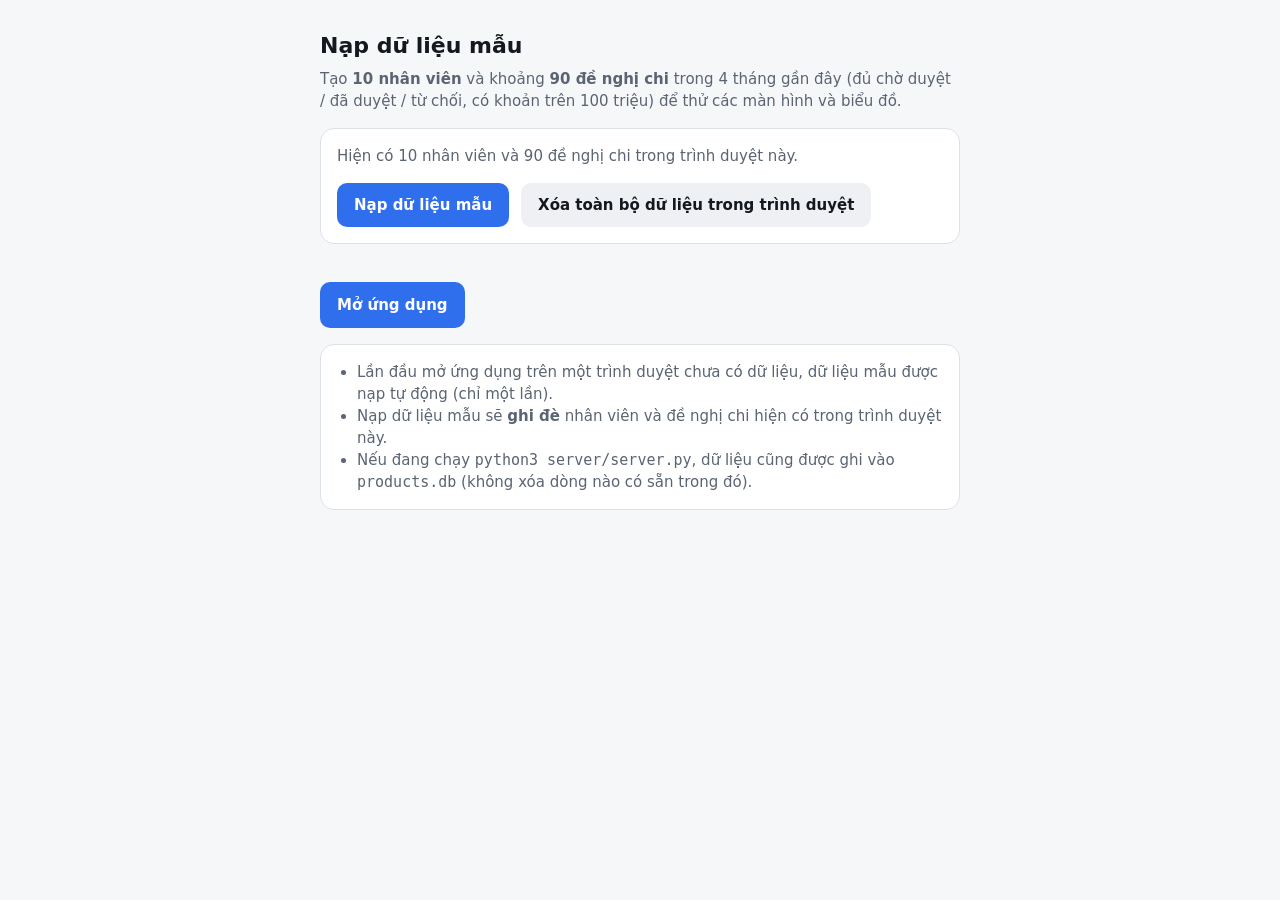
<file: du-lieu-mau/index.html>
<!doctype html>
<html lang="vi">
<head>
  <meta charset="utf-8">
  <meta name="viewport" content="width=device-width, initial-scale=1, viewport-fit=cover">
  <title>Nạp dữ liệu mẫu</title>
  <link rel="stylesheet" href="../trang-chu/css/tokens.css">
  <style>
    html { color-scheme: light dark; }
    body { margin: 0; background: var(--bg); color: var(--text); font-family: var(--font); font-size: 15px; line-height: 22px; }
    main { max-width: 640px; margin: 0 auto; padding: 32px 16px; }
    h1 { margin: 0 0 8px; font-size: 22px; line-height: 28px; }
    p { margin: 0 0 16px; color: var(--text-muted); }
    .card { padding: 16px; margin-bottom: 16px; background: var(--surface); border: 1px solid var(--border); border-radius: 14px; }
    .row { display: flex; flex-wrap: wrap; gap: 12px; }
    button, .link { display: inline-flex; align-items: center; justify-content: center; min-height: 44px; padding: 0 16px; font: inherit; font-weight: 600; border-radius: 10px; border: 1px solid transparent; cursor: pointer; text-decoration: none; }
    .primary { color: var(--primary-contrast); background: var(--primary); }
    .plain { color: var(--text); background: var(--surface-2); }
    button:focus-visible, .link:focus-visible { outline: 2px solid var(--primary); outline-offset: 2px; }
    #msg { min-height: 22px; margin: 0; color: var(--text); }
    ul { margin: 0; padding-left: 20px; color: var(--text-muted); }
  </style>
</head>
<body>
  <main>
    <h1>Nạp dữ liệu mẫu</h1>
    <p>Tạo <strong>10 nhân viên</strong> và khoảng <strong>90 đề nghị chi</strong> trong 4 tháng gần đây (đủ chờ duyệt / đã duyệt / từ chối, có khoản trên 100 triệu) để thử các màn hình và biểu đồ.</p>
    <div class="card">
      <p id="cur">Đang kiểm tra dữ liệu hiện có…</p>
      <div class="row">
        <button class="primary" id="load" type="button">Nạp dữ liệu mẫu</button>
        <button class="plain" id="clear" type="button">Xóa toàn bộ dữ liệu trong trình duyệt</button>
      </div>
    </div>
    <p id="msg" role="status" aria-live="polite"></p>
    <div class="row"><a class="link primary" id="go" href="../trang-chu/">Mở ứng dụng</a></div>
    <div class="card" style="margin-top:16px">
      <ul>
        <li>Lần đầu mở ứng dụng trên một trình duyệt chưa có dữ liệu, dữ liệu mẫu được nạp tự động (chỉ một lần).</li>
        <li>Nạp dữ liệu mẫu sẽ <strong>ghi đè</strong> nhân viên và đề nghị chi hiện có trong trình duyệt này.</li>
        <li>Nếu đang chạy <code>python3 server/server.py</code>, dữ liệu cũng được ghi vào <code>products.db</code> (không xóa dòng nào có sẵn trong đó).</li>
      </ul>
    </div>
  </main>
  <script src="../database/js/db-client.js"></script>
  <script src="sample-data.js"></script>
  <script>
    (function () {
      var K = DncSample.KEYS, $ = function (id) { return document.getElementById(id); };
      function count(key) { try { var d = JSON.parse(localStorage.getItem(key) || '[]'); return Array.isArray(d) ? d.length : 0; } catch (e) { return 0; } }
      function show() { $('cur').textContent = 'Hiện có ' + count(K.NV) + ' nhân viên và ' + count(K.DN) + ' đề nghị chi trong trình duyệt này.'; }
      function say(t) { $('msg').textContent = t; }
      $('load').addEventListener('click', async function () {
        if ((count(K.NV) || count(K.DN)) && !confirm('Ghi đè dữ liệu hiện có bằng dữ liệu mẫu?')) return;
        var d = DncSample.build();
        try { localStorage.setItem(K.NV, JSON.stringify(d.nhanVien)); localStorage.setItem(K.DN, JSON.stringify(d.deNghi)); localStorage.setItem('dnc:v1:ui:demo', '1'); }
        catch (e) { say('Không ghi được vào trình duyệt: ' + e.message); return; }
        show();
        var msg = 'Đã nạp ' + d.nhanVien.length + ' nhân viên và ' + d.deNghi.length + ' đề nghị chi.';
        var sync = DncDb.createSync({ client: DncDb.createClient({ base: new URL('../api/', document.baseURI).href }), storage: localStorage, doc: null, win: null, retryMs: 0 });
        await sync.reconcile(); var s = sync.getState();
        say(msg + (s.state === 'synced' ? ' Đã ghi vào products.db.' : ' (Chưa ghi vào products.db: máy chủ chưa chạy. Mở ứng dụng khi máy chủ chạy để tự đồng bộ.)'));
      });
      $('clear').addEventListener('click', function () {
        if (!confirm('Xóa nhân viên và đề nghị chi trong trình duyệt này? (products.db không bị xóa)')) return;
        localStorage.removeItem(K.NV); localStorage.removeItem(K.DN); show(); say('Đã xóa dữ liệu trong trình duyệt.');
      });
      show();
    })();
  </script>
</body>
</html>
</file>
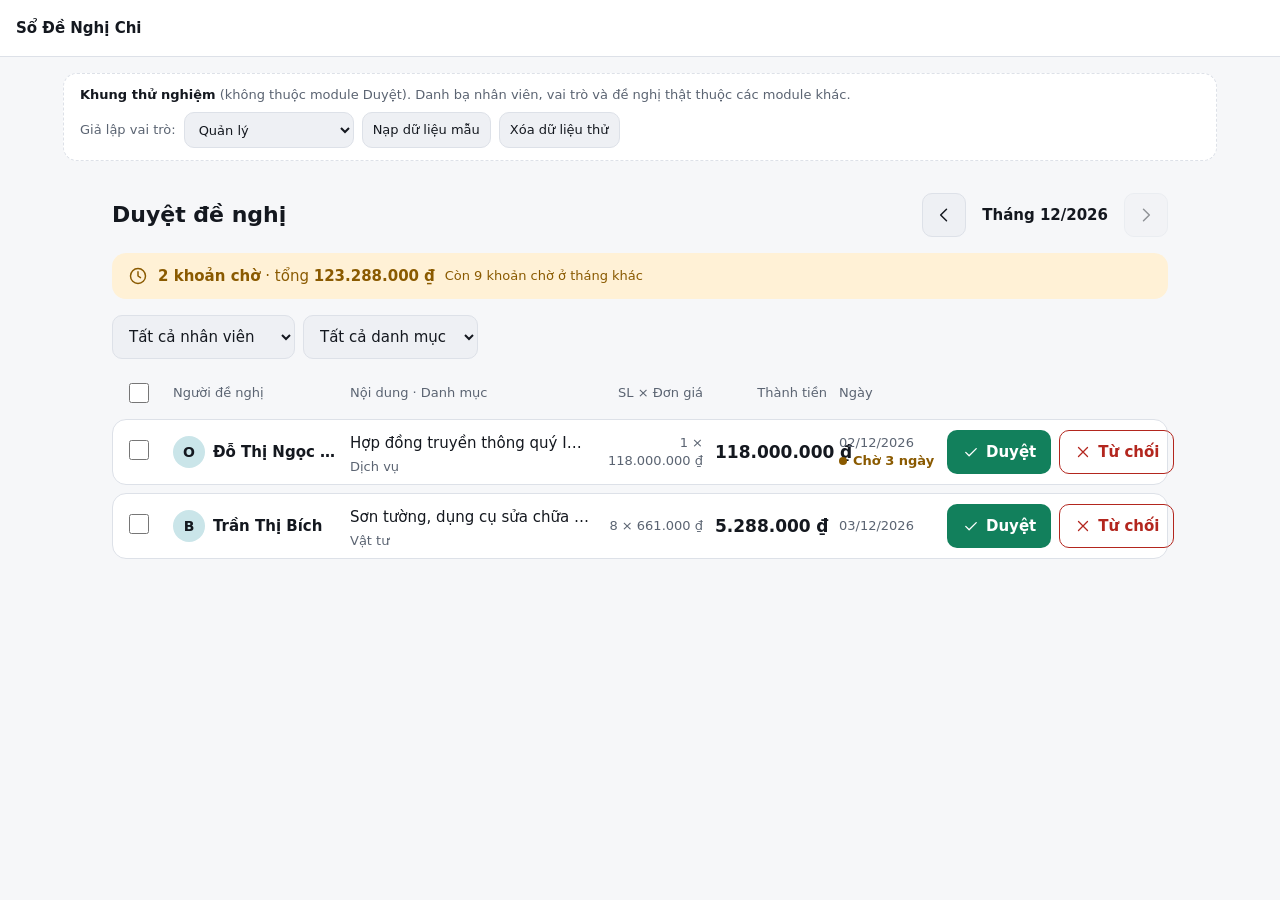
<file: duyet/index.html>
<!doctype html>
<html lang="vi">
<head>
  <meta charset="utf-8">
  <meta name="viewport" content="width=device-width, initial-scale=1">
  <title>Duyệt đề nghị</title>
  <link rel="stylesheet" href="css/tokens.css">
  <link rel="stylesheet" href="css/review.css">
  <style>
    /* Khung thử nghiệm – KHÔNG thuộc module. Thanh đầu trang/điều hướng thật thuộc module khác. */
    html { color-scheme: light dark; }
    body { margin: 0; background: var(--bg); color: var(--text); font-family: var(--font); font-size: 15px; line-height: 22px; }
    .sh-top { height: 56px; display: flex; align-items: center; padding: 0 16px; background: var(--surface); border-bottom: 1px solid var(--border); font-weight: 700; }
    .sh-dev { max-width: 1120px; margin: 16px auto 0; padding: 12px 16px; font-size: 13px; line-height: 18px; color: var(--text-muted); background: var(--surface); border: 1px dashed var(--border); border-radius: 14px; }
    .sh-dev strong { color: var(--text); }
    .sh-dev .sh-row { display: flex; flex-wrap: wrap; gap: 8px; align-items: center; margin-top: 8px; }
    .sh-dev select, .sh-dev button { font: inherit; font-size: 13px; min-height: 36px; padding: 0 10px; color: var(--text); background: var(--surface-2); border: 1px solid var(--border); border-radius: 10px; cursor: pointer; }
    .sh-wrap { margin: 0 12px; }
  </style>
</head>
<body>
  <div class="sh-top">Sổ Đề Nghị Chi</div>

  <div class="sh-wrap"><div class="sh-dev">
    <strong>Khung thử nghiệm</strong> (không thuộc module Duyệt). Danh bạ nhân viên, vai trò và đề nghị thật thuộc các module khác.
    <div class="sh-row">
      <label for="sh-role">Giả lập vai trò:</label>
      <select id="sh-role">
        <option value="quan_ly">Quản lý</option>
        <option value="nhan_vien">Nhân viên (bị chặn)</option>
      </select>
      <button type="button" id="sh-seed">Nạp dữ liệu mẫu</button>
      <button type="button" id="sh-clear">Xóa dữ liệu thử</button>
    </div>
  </div></div>

  <div id="app"></div>

  <script src="js/review-model.js"></script>
  <script src="js/review-store.js"></script>
  <script src="js/review-view.js"></script>
  <script>
    (function () {
      var store = DncReviewStore.create({ storage: window.localStorage });
      var app = document.getElementById('app');
      var roleSel = document.getElementById('sh-role');
      var ctrl = null;

      function mountPage() {
        if (ctrl) ctrl.destroy();
        var role = roleSel.value;
        ctrl = DncReview.mount(app, {
          store: store,
          session: role === 'quan_ly' ? { vaiTro: 'quan_ly' } : { vaiTro: 'nhan_vien', nhanVienId: 'nv1' }
        });
      }

      function dayStr(offset) {
        var d = new Date(); d.setDate(d.getDate() + offset);
        return DncReviewModel.todayStr(d);
      }
      function iso(offset) { var d = new Date(); d.setDate(d.getDate() + offset); return d.toISOString(); }

      document.getElementById('sh-seed').addEventListener('click', function () {
        if (localStorage.getItem(DncReviewStore.KEY_DN) && !confirm('Đã có dữ liệu đề nghị. Ghi đè bằng dữ liệu mẫu?')) return;
        localStorage.setItem(DncReviewStore.KEY_NV, JSON.stringify([
          { id: 'nv1', ma: 'NV001', hoTen: 'Nguyễn Văn An', hoatDong: true },
          { id: 'nv2', ma: 'NV002', hoTen: 'Trần Thị Bình', hoatDong: true },
          { id: 'nv3', ma: 'NV003', hoTen: 'Lê Hoàng Cường', hoatDong: true }
        ]));
        function mk(i, nv, ncc, dm, sl, dg, ago, wait, gc) {
          return { id: 'dn_seed' + i, nhanVienId: nv, nhaCungCap: ncc, danhMuc: dm, soLuong: sl, donGia: dg,
            ngay: dayStr(-ago), ghiChu: gc || '', trangThai: 'cho_duyet', lyDoTuChoi: null, ngayTao: iso(-wait), ngayXuLy: null };
        }
        localStorage.setItem(DncReviewStore.KEY_DN, JSON.stringify([
          mk(1, 'nv1', 'Giấy A4 Double A – Công ty Hồng Hà', 'van_phong_pham', 20, 85000, 5, 5, 'Cần giao trước thứ Sáu'),
          mk(2, 'nv2', 'Máy in Canon LBP 2900', 'thiet_bi', 1, 4850000, 4, 4),
          mk(3, 'nv1', 'Cước vận chuyển hàng Hà Nội – TP.HCM', 'van_chuyen', 1, 1250000, 2, 2),
          mk(4, 'nv3', 'Tiếp khách đối tác (cà phê, bánh)', 'tiep_khach', 6, 120000, 1, 1, 'Họp với đối tác ngày 05/11'),
          mk(5, 'nv2', 'Bảo trì điều hòa văn phòng', 'dich_vu', 3, 650000, 0, 0),
          mk(6, 'nv3', 'Vật tư đóng gói (băng keo, thùng carton)', 'vat_tu', 2.5, 320000, 0, 0),
          { id: 'dn_seed7', nhanVienId: 'nv1', nhaCungCap: 'Bút bi Thiên Long (khoản cũ đã duyệt)', danhMuc: 'van_phong_pham', soLuong: 100, donGia: 4500,
            ngay: dayStr(-3), ghiChu: '', trangThai: 'da_duyet', lyDoTuChoi: null, ngayTao: iso(-3), ngayXuLy: iso(-2), nguoiXuLy: 'quan_ly' }
        ]));
        ctrl.refresh();
      });
      document.getElementById('sh-clear').addEventListener('click', function () {
        if (!confirm('Xóa toàn bộ dữ liệu thử (nhân viên và đề nghị)?')) return;
        localStorage.removeItem(DncReviewStore.KEY_NV);
        localStorage.removeItem(DncReviewStore.KEY_DN);
        ctrl.refresh();
      });
      roleSel.addEventListener('change', mountPage);
      mountPage();
    })();
  </script>
</body>
</html>
</file>
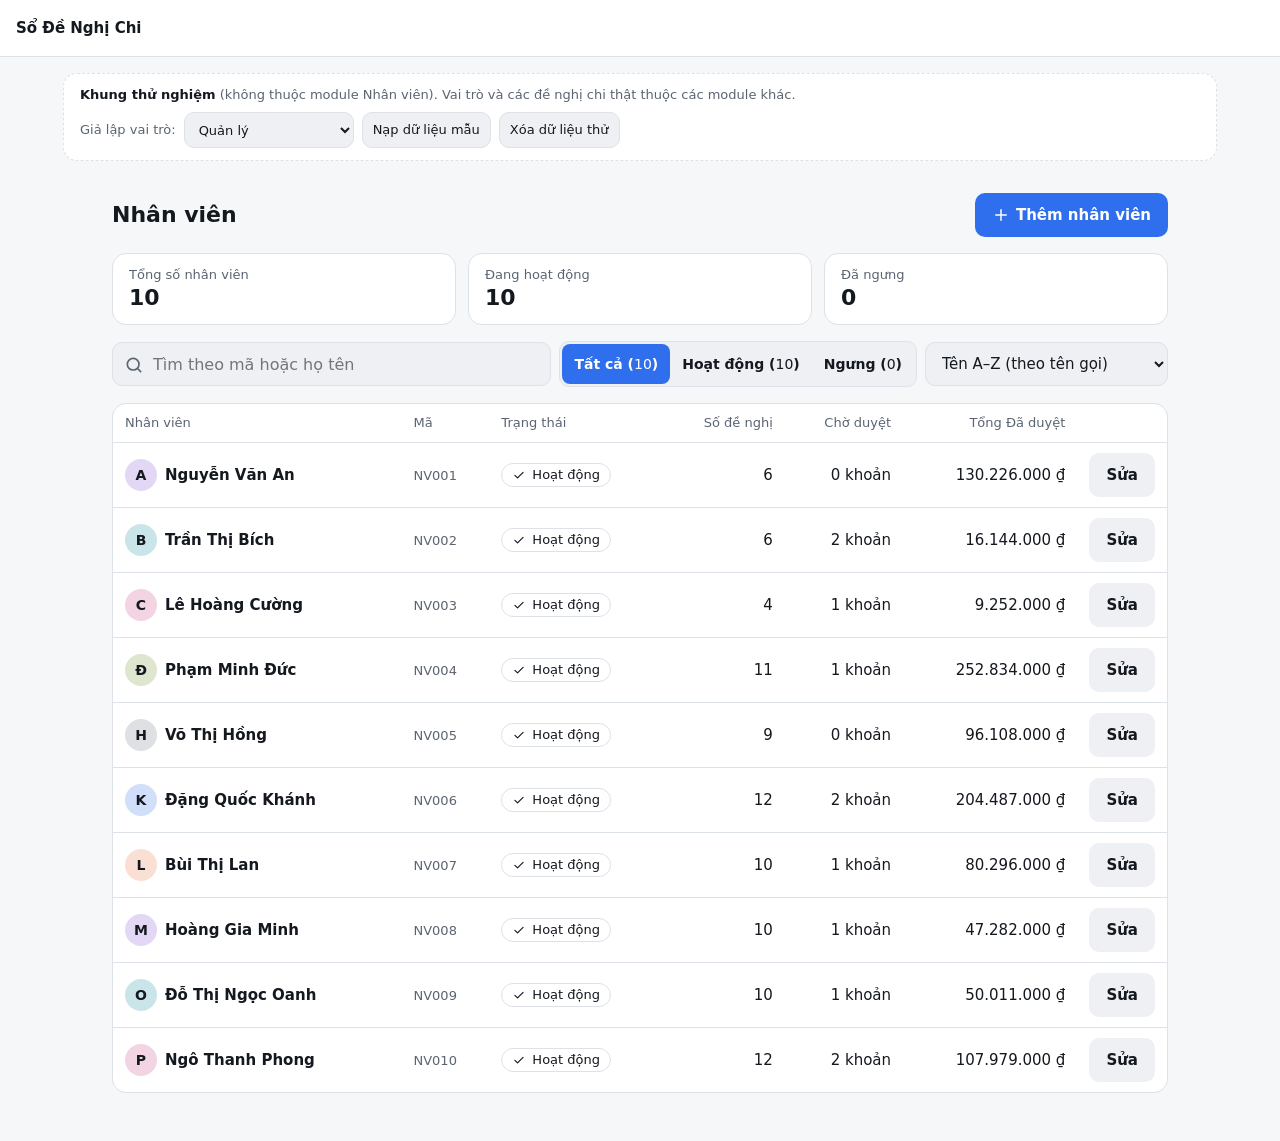
<file: nhan-vien/index.html>
<!doctype html>
<html lang="vi">
<head>
  <meta charset="utf-8">
  <meta name="viewport" content="width=device-width, initial-scale=1">
  <title>Nhân viên</title>
  <link rel="stylesheet" href="css/tokens.css">
  <link rel="stylesheet" href="css/emp.css">
  <style>
    /* Khung thử nghiệm – KHÔNG thuộc module. Thanh đầu trang/điều hướng thật thuộc module khác. */
    html { color-scheme: light dark; }
    body { margin: 0; background: var(--bg); color: var(--text); font-family: var(--font); font-size: 15px; line-height: 22px; }
    .sh-top { height: 56px; display: flex; align-items: center; padding: 0 16px; background: var(--surface); border-bottom: 1px solid var(--border); font-weight: 700; }
    .sh-dev { max-width: 1120px; margin: 16px auto 0; padding: 12px 16px; font-size: 13px; line-height: 18px; color: var(--text-muted); background: var(--surface); border: 1px dashed var(--border); border-radius: 14px; }
    .sh-dev strong { color: var(--text); }
    .sh-dev .sh-row { display: flex; flex-wrap: wrap; gap: 8px; align-items: center; margin-top: 8px; }
    .sh-dev select, .sh-dev button { font: inherit; font-size: 13px; min-height: 36px; padding: 0 10px; color: var(--text); background: var(--surface-2); border: 1px solid var(--border); border-radius: 10px; cursor: pointer; }
    .sh-wrap { margin: 0 12px; }
  </style>
</head>
<body>
  <div class="sh-top">Sổ Đề Nghị Chi</div>

  <div class="sh-wrap"><div class="sh-dev">
    <strong>Khung thử nghiệm</strong> (không thuộc module Nhân viên). Vai trò và các đề nghị chi thật thuộc các module khác.
    <div class="sh-row">
      <label for="sh-role">Giả lập vai trò:</label>
      <select id="sh-role">
        <option value="quan_ly">Quản lý</option>
        <option value="nhan_vien">Nhân viên (bị chặn)</option>
      </select>
      <button type="button" id="sh-seed">Nạp dữ liệu mẫu</button>
      <button type="button" id="sh-clear">Xóa dữ liệu thử</button>
    </div>
  </div></div>

  <div id="app"></div>

  <script src="js/emp-model.js"></script>
  <script src="js/emp-store.js"></script>
  <script src="js/emp-view.js"></script>
  <script>
    (function () {
      var store = DncEmpStore.create({ storage: window.localStorage });
      var app = document.getElementById('app');
      var roleSel = document.getElementById('sh-role');
      var ctrl = null;
      function mountPage() {
        if (ctrl) ctrl.destroy();
        ctrl = DncEmployees.mount(app, { store: store, session: roleSel.value === 'quan_ly' ? { vaiTro: 'quan_ly' } : { vaiTro: 'nhan_vien', nhanVienId: 'nv1' } });
      }
      /* Dữ liệu mẫu: 6 nhân viên (1 đã ngưng); một số đã có đề nghị nên không xóa được. */
      document.getElementById('sh-seed').addEventListener('click', function () {
        if (localStorage.getItem(DncEmpStore.KEY_NV) && !confirm('Đã có danh bạ nhân viên. Ghi đè bằng dữ liệu mẫu?')) return;
        var t = new Date().toISOString();
        localStorage.setItem(DncEmpStore.KEY_NV, JSON.stringify([
          { id: 'nv1', ma: 'NV001', hoTen: 'Nguyễn Văn An', hoatDong: true, ngayTao: t, ngayCapNhat: t },
          { id: 'nv2', ma: 'NV002', hoTen: 'Trần Thị Bình', hoatDong: true, ngayTao: t, ngayCapNhat: t },
          { id: 'nv3', ma: 'NV003', hoTen: 'Lê Hoàng Cường', hoatDong: true, ngayTao: t, ngayCapNhat: t },
          { id: 'nv4', ma: 'NV004', hoTen: 'Phạm Thu Dung', hoatDong: false, ngayTao: t, ngayCapNhat: t },
          { id: 'nv5', ma: 'NV005', hoTen: 'Đỗ Minh Khôi', hoatDong: true, ngayTao: t, ngayCapNhat: t },
          { id: 'nv6', ma: 'NV006', hoTen: 'Vũ Thị Lan', hoatDong: true, ngayTao: t, ngayCapNhat: t }
        ]));
        function mk(i, nv, st, sl, dg) { return { id: 'dn_seed' + i, nhanVienId: nv, nhaCungCap: 'Khoản mẫu ' + i, danhMuc: 'khac', soLuong: sl, donGia: dg, ngay: t.slice(0, 10), ghiChu: '', trangThai: st, lyDoTuChoi: null, ngayTao: t, ngayXuLy: st === 'cho_duyet' ? null : t }; }
        localStorage.setItem(DncEmpStore.KEY_DN, JSON.stringify([
          mk(1, 'nv1', 'da_duyet', 10, 45000), mk(2, 'nv1', 'da_duyet', 1, 4850000), mk(3, 'nv1', 'cho_duyet', 2, 120000),
          mk(4, 'nv2', 'da_duyet', 3, 650000), mk(5, 'nv2', 'tu_choi', 1, 900000), mk(6, 'nv3', 'cho_duyet', 6, 120000), mk(7, 'nv4', 'da_duyet', 4, 100000)
        ]));
        ctrl.refresh();
      });
      document.getElementById('sh-clear').addEventListener('click', function () {
        if (!confirm('Xóa toàn bộ dữ liệu thử (nhân viên và đề nghị)?')) return;
        localStorage.removeItem(DncEmpStore.KEY_NV); localStorage.removeItem(DncEmpStore.KEY_DN);
        ctrl.refresh();
      });
      roleSel.addEventListener('change', mountPage);
      mountPage();
    })();
  </script>
</body>
</html>
</file>
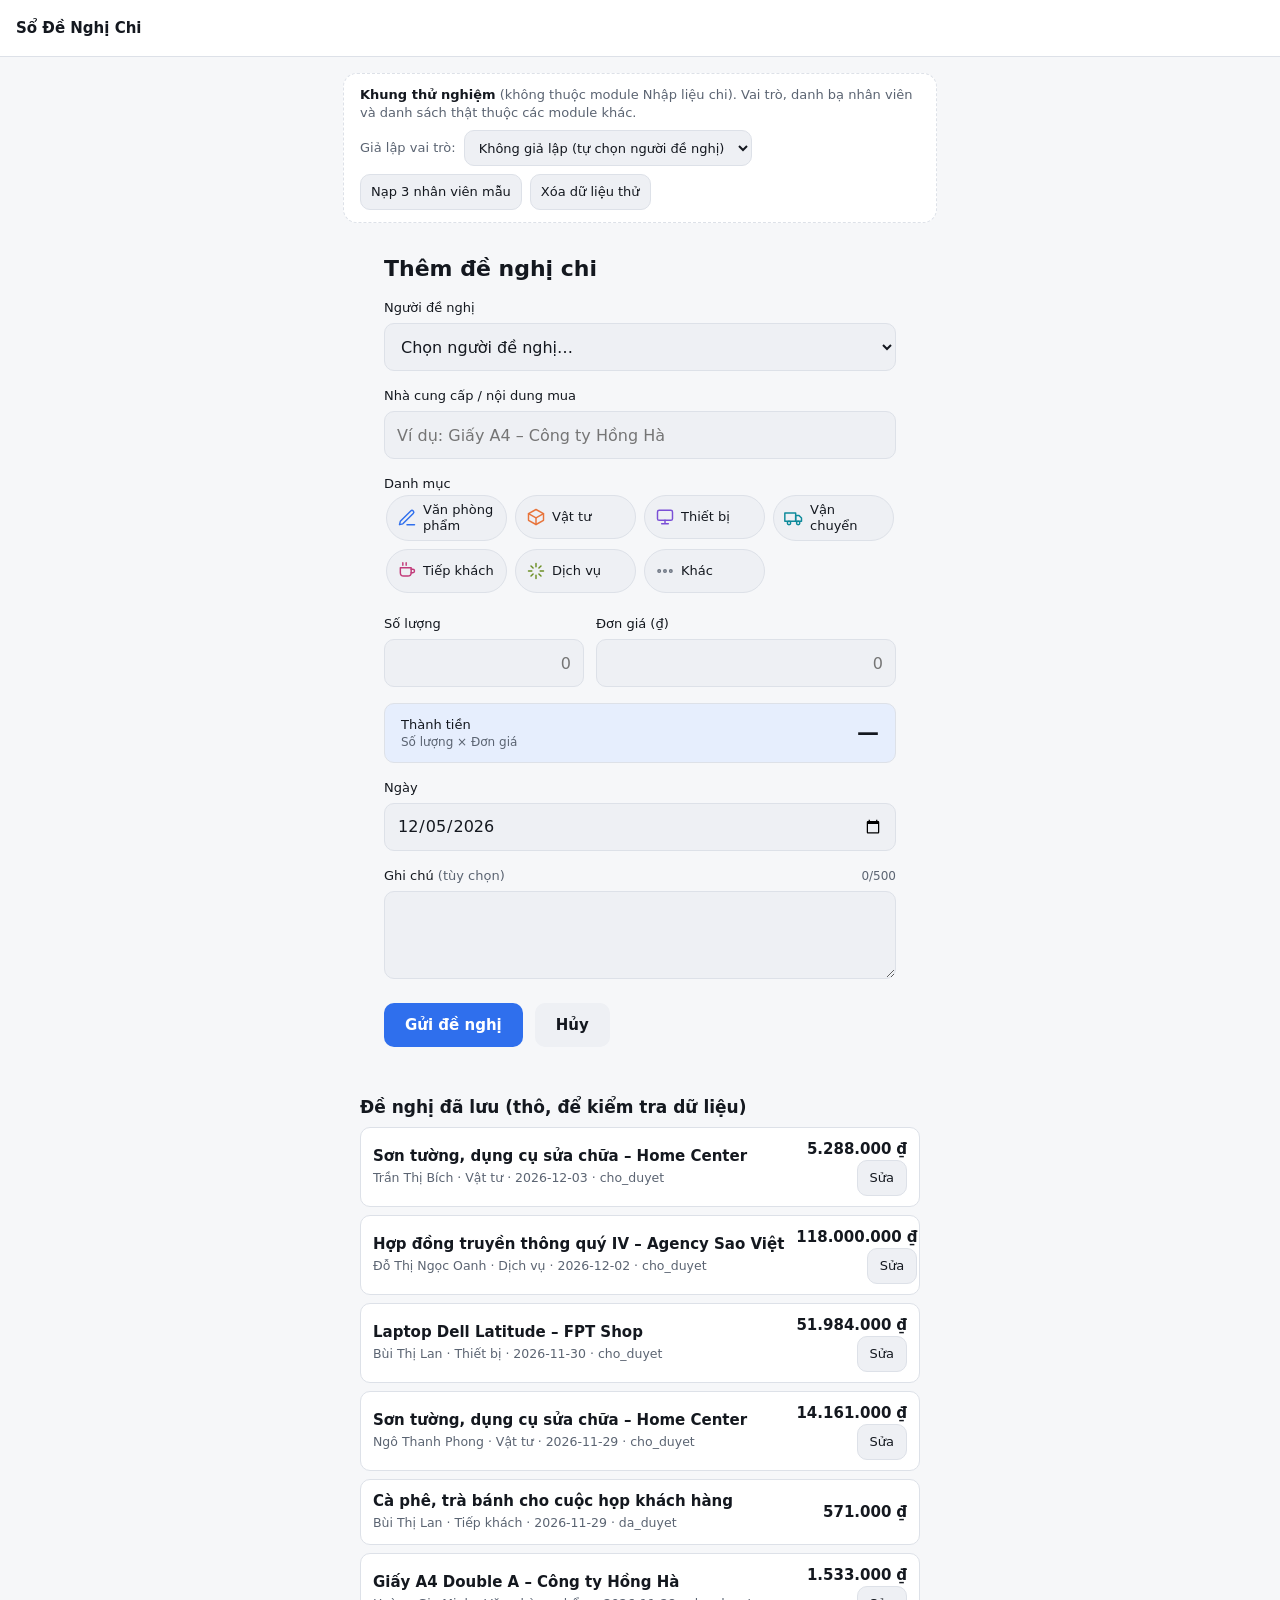
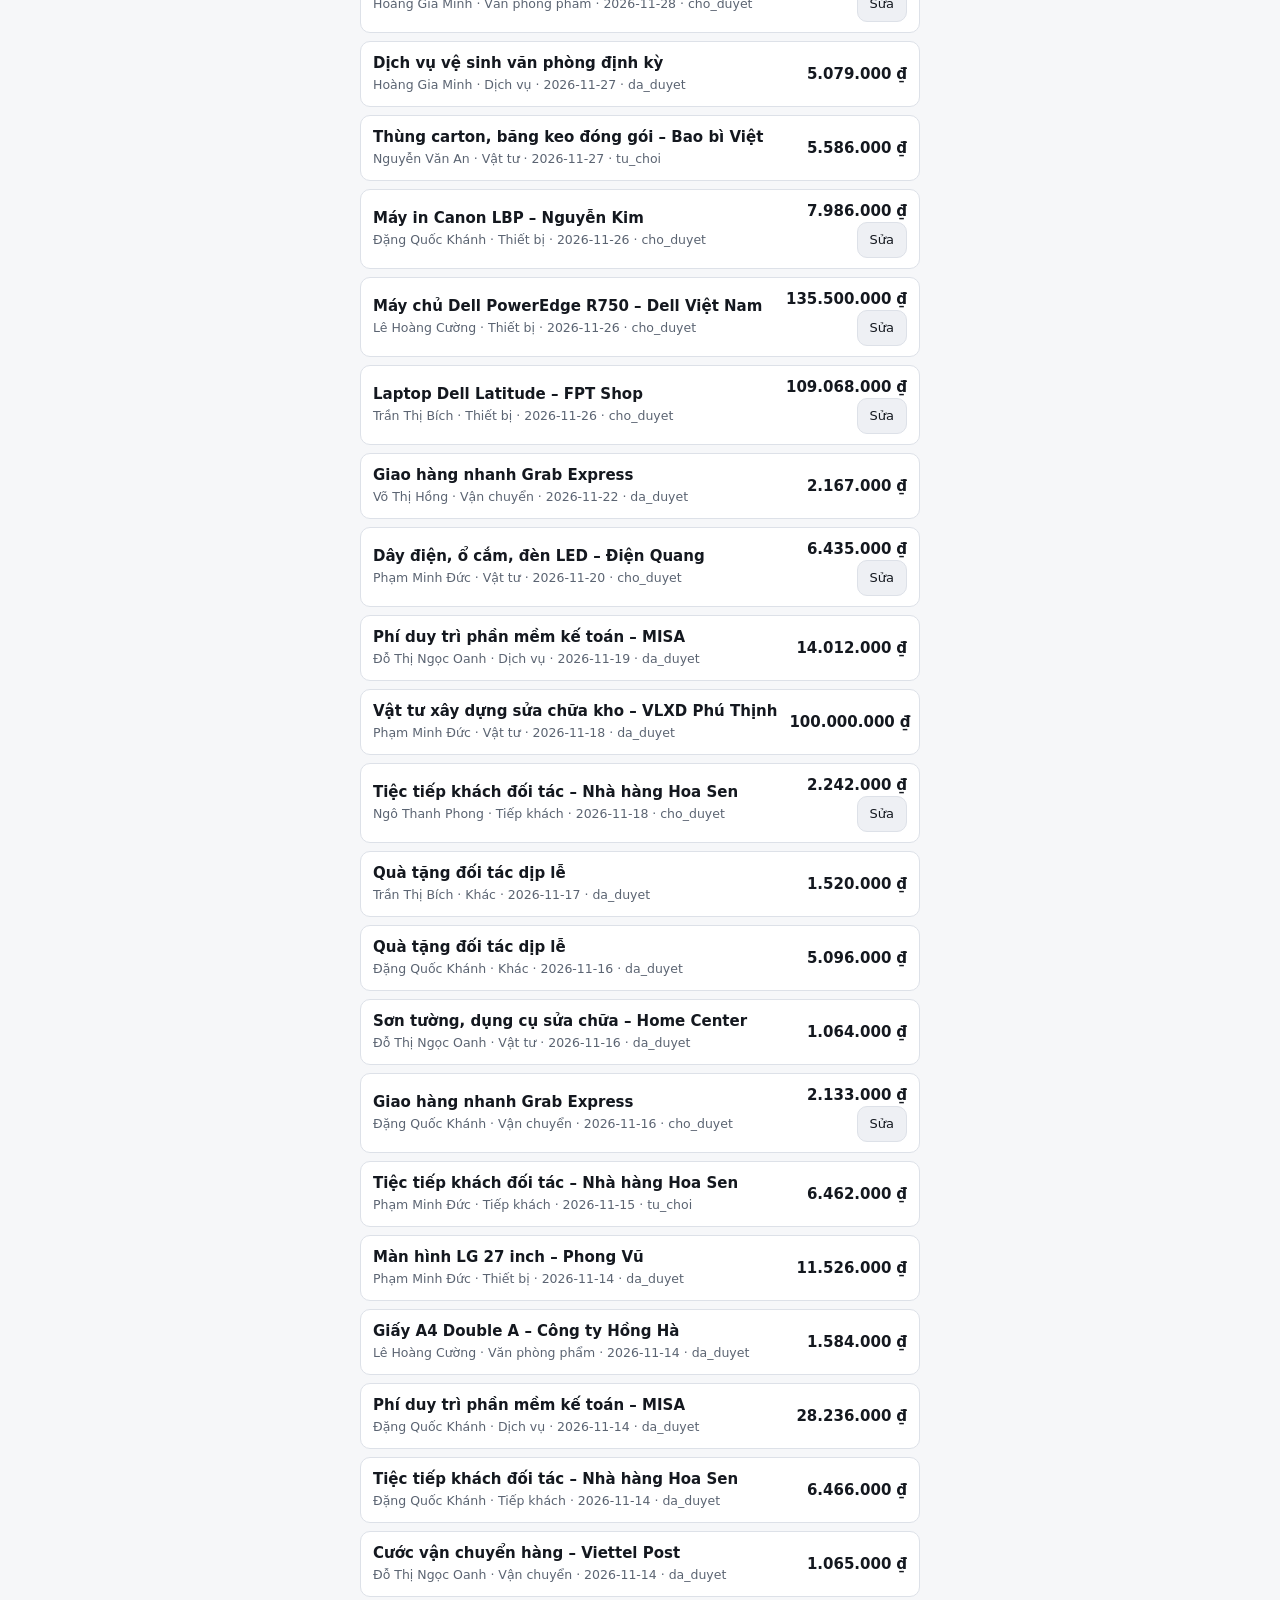
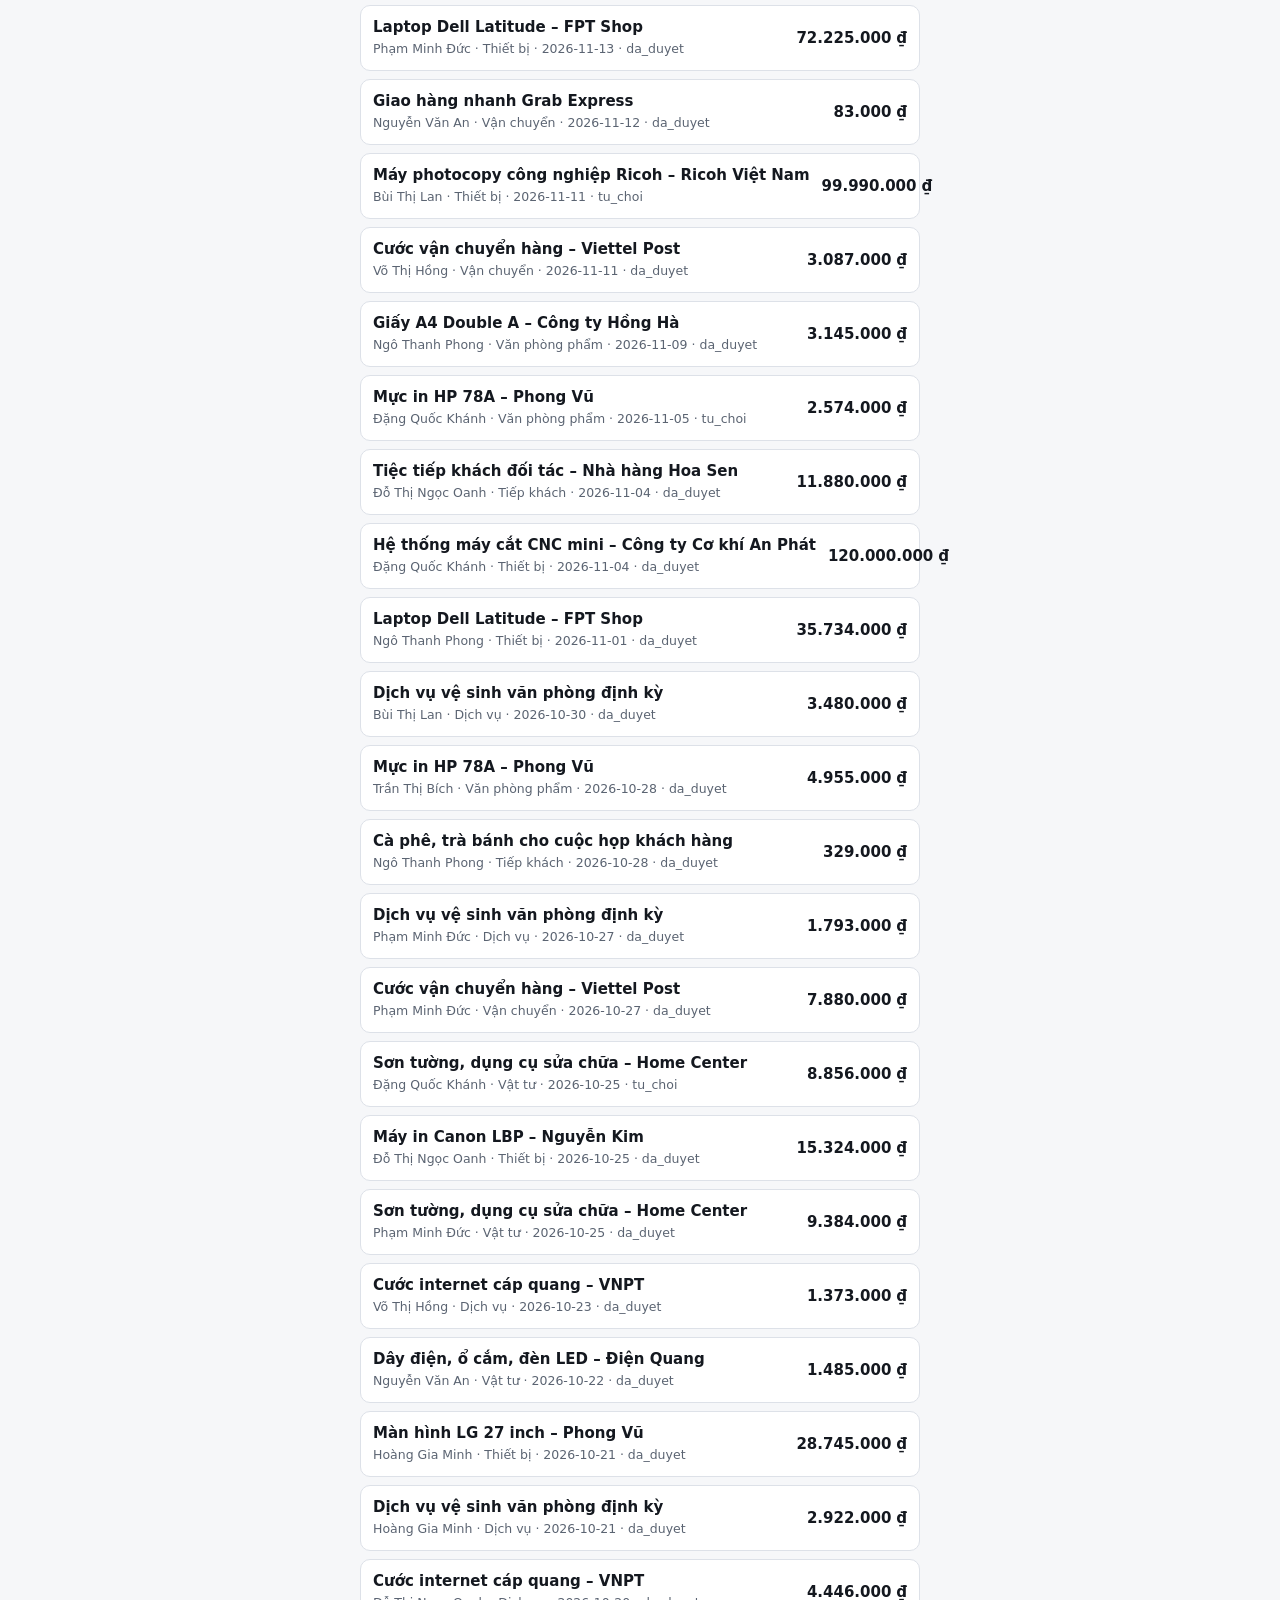
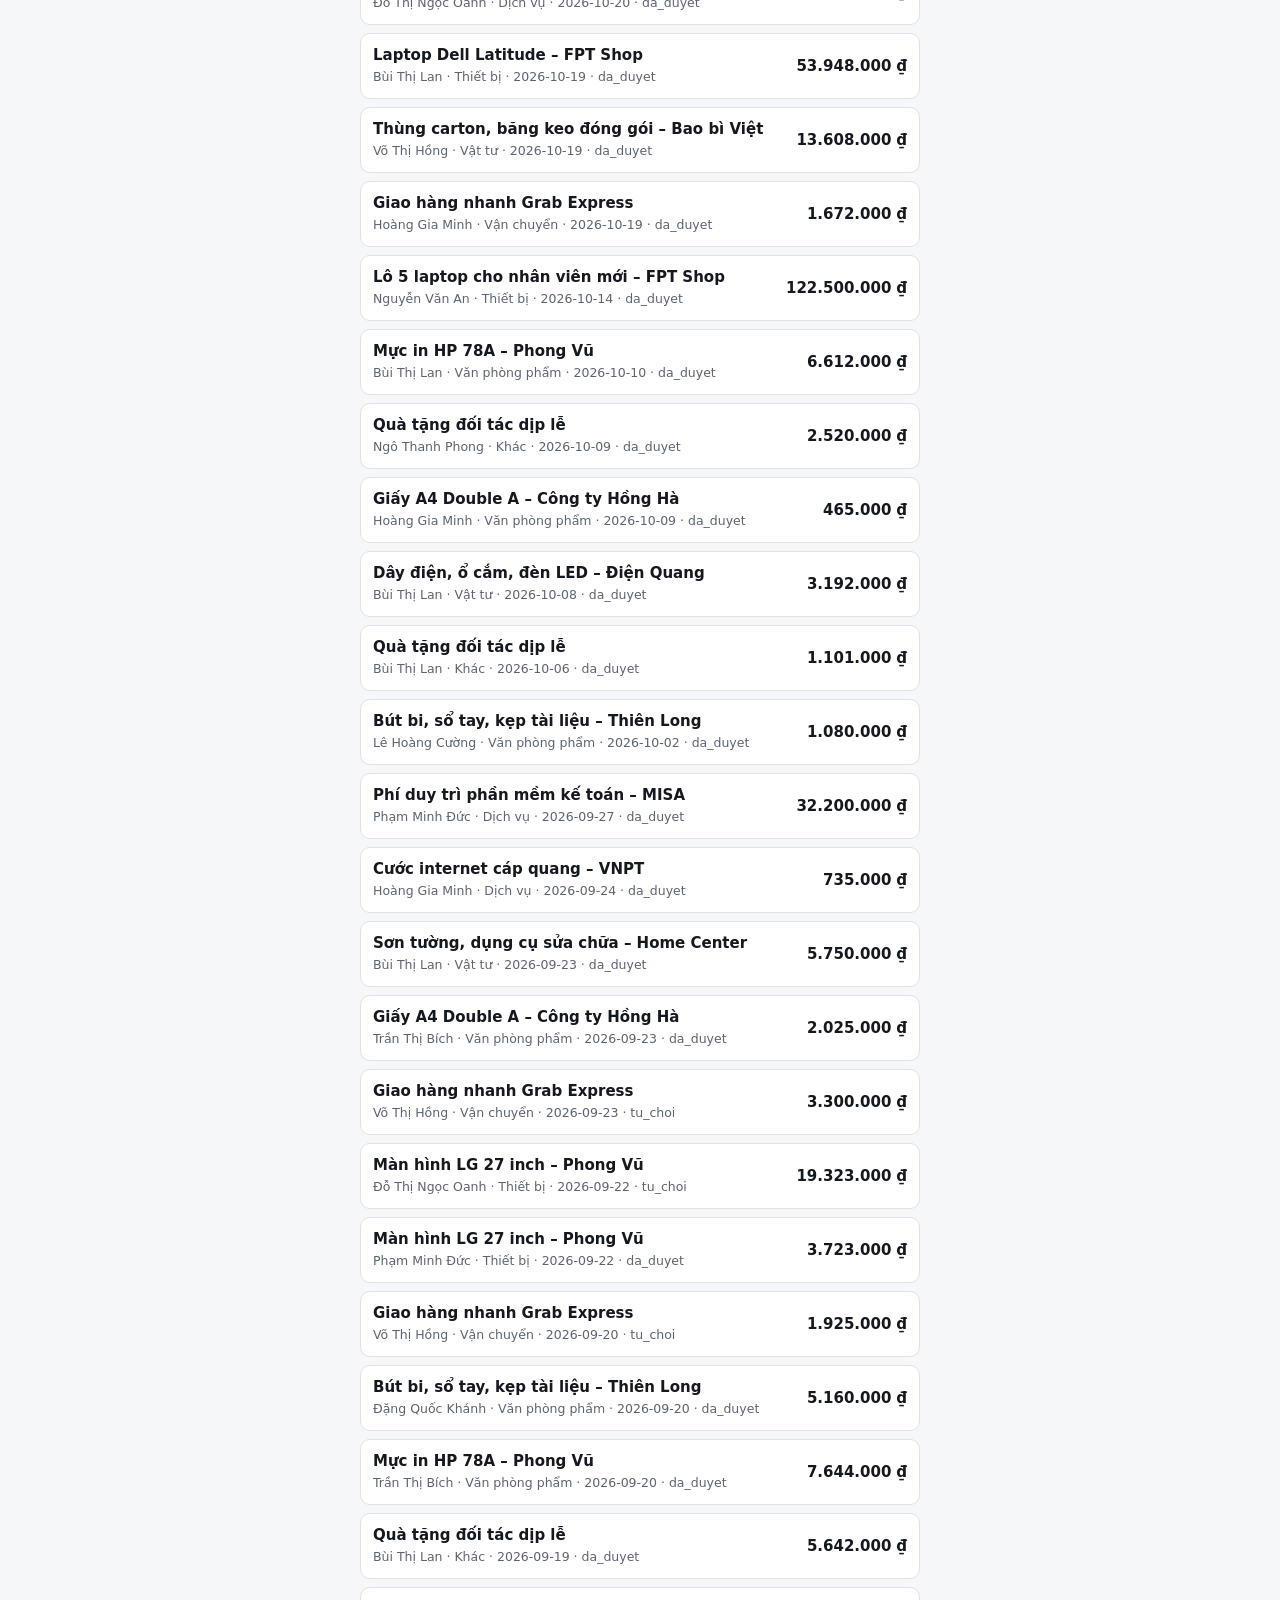
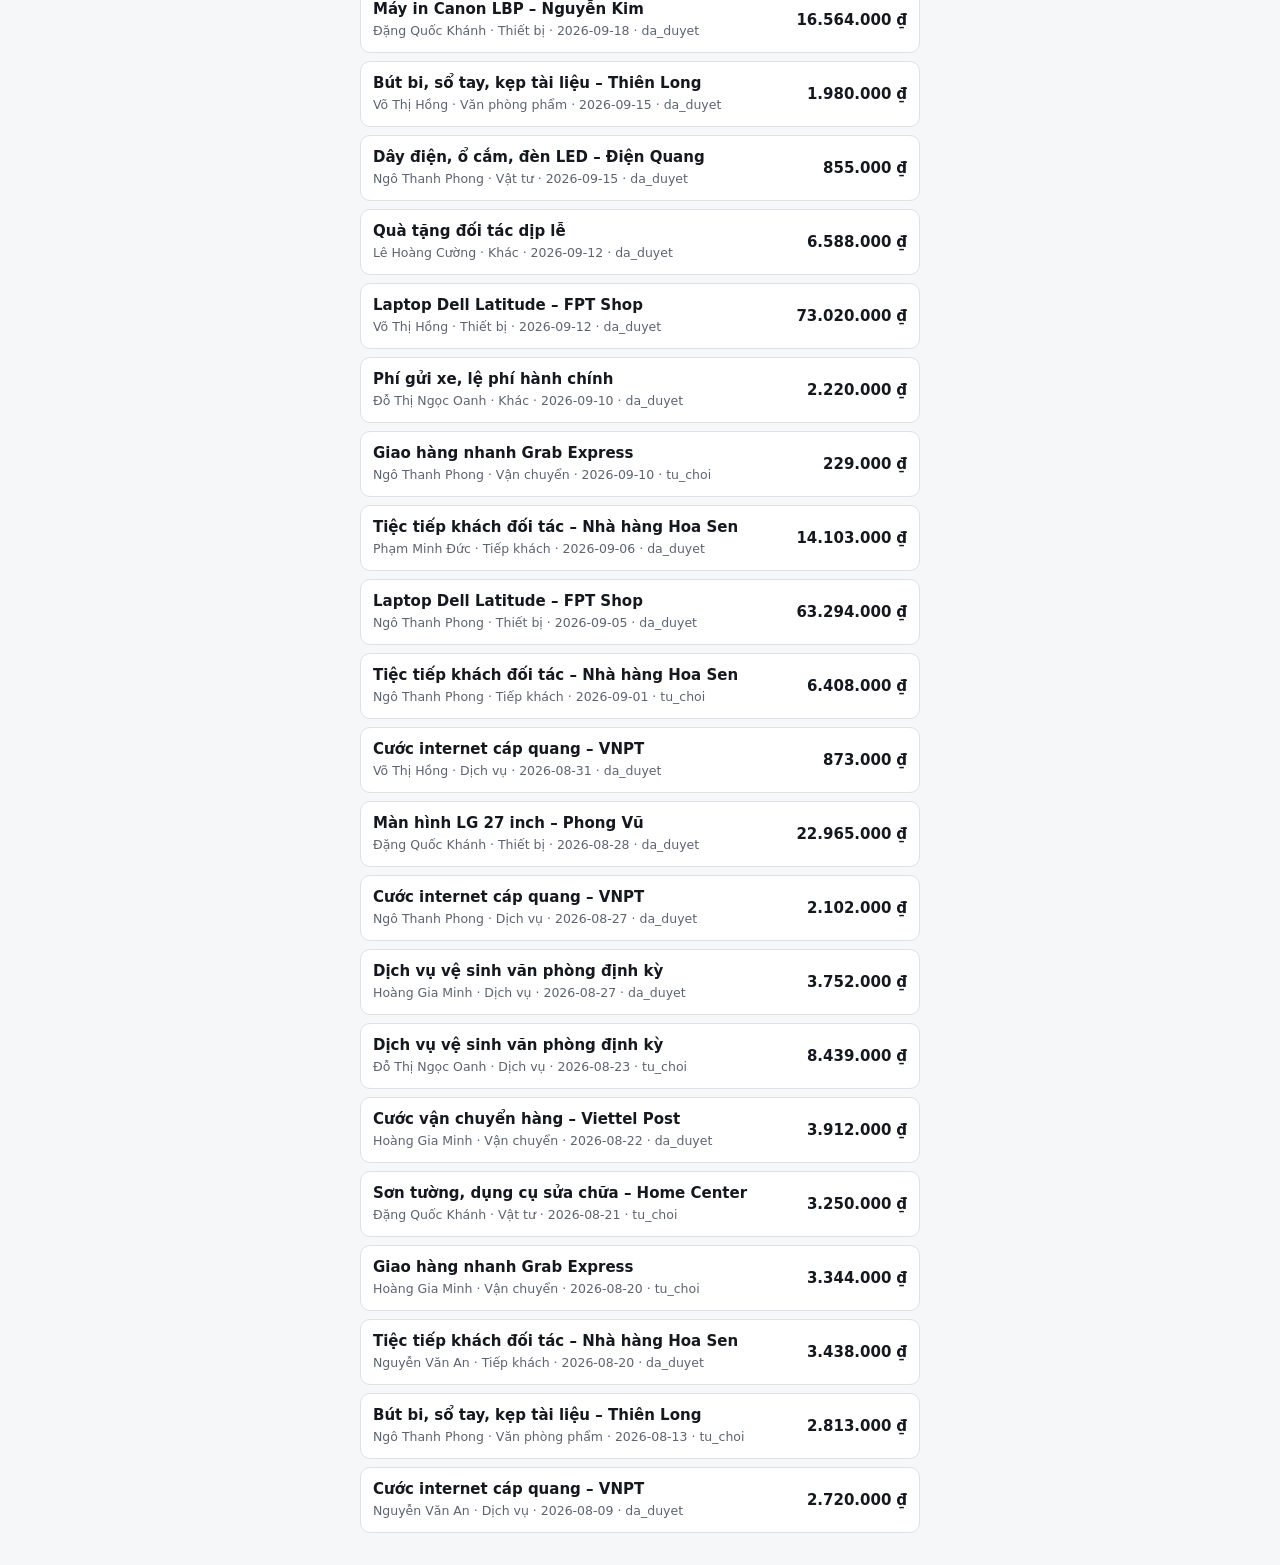
<file: nhap-lieu/index.html>
<!doctype html>
<html lang="vi">
<head>
  <meta charset="utf-8">
  <meta name="viewport" content="width=device-width, initial-scale=1">
  <title>Nhập liệu chi</title>
  <link rel="stylesheet" href="css/tokens.css">
  <link rel="stylesheet" href="css/entry.css">
  <style>
    /* Khung thử nghiệm – KHÔNG thuộc module. Thanh đầu trang/điều hướng thật thuộc module khác. */
    html { color-scheme: light dark; }
    body { margin: 0; background: var(--bg); color: var(--text); font-family: var(--font); font-size: 15px; line-height: 22px; }
    .sh-top { height: 56px; display: flex; align-items: center; padding: 0 16px; background: var(--surface); border-bottom: 1px solid var(--border); font-weight: 700; }
    .sh-dev { max-width: 560px; margin: 16px auto 0; padding: 12px 16px; font-size: 13px; line-height: 18px; color: var(--text-muted); background: var(--surface); border: 1px dashed var(--border); border-radius: 14px; }
    .sh-dev strong { color: var(--text); }
    .sh-dev .sh-row { display: flex; flex-wrap: wrap; gap: 8px; align-items: center; margin-top: 8px; }
    .sh-dev select, .sh-dev button { font: inherit; font-size: 13px; min-height: 36px; padding: 0 10px; color: var(--text); background: var(--surface-2); border: 1px solid var(--border); border-radius: 10px; cursor: pointer; }
    .sh-list { max-width: 560px; margin: 16px auto 32px; padding: 0 16px; }
    .sh-list h2 { font-size: 17px; line-height: 24px; margin: 0 0 8px; }
    .sh-item { display: flex; justify-content: space-between; gap: 12px; align-items: center; padding: 10px 12px; margin-bottom: 8px; background: var(--surface); border: 1px solid var(--border); border-radius: 10px; }
    .sh-item b { font-variant-numeric: tabular-nums; white-space: nowrap; }
    .sh-item small { display: block; color: var(--text-muted); }
    .sh-item button { font: inherit; font-size: 13px; min-height: 36px; padding: 0 12px; color: var(--text); background: var(--surface-2); border: 1px solid var(--border); border-radius: 10px; cursor: pointer; }
  </style>
</head>
<body>
  <div class="sh-top">Sổ Đề Nghị Chi</div>

  <div class="sh-dev">
    <strong>Khung thử nghiệm</strong> (không thuộc module Nhập liệu chi). Vai trò, danh bạ nhân viên và danh sách thật thuộc các module khác.
    <div class="sh-row">
      <label for="sh-role">Giả lập vai trò:</label>
      <select id="sh-role"></select>
      <button type="button" id="sh-seed">Nạp 3 nhân viên mẫu</button>
      <button type="button" id="sh-clear">Xóa dữ liệu thử</button>
    </div>
  </div>

  <div id="app"></div>

  <section class="sh-list" aria-label="Đề nghị đã lưu (thô)">
    <h2>Đề nghị đã lưu (thô, để kiểm tra dữ liệu)</h2>
    <div id="sh-items"></div>
  </section>

  <script src="js/entry-model.js"></script>
  <script src="js/entry-store.js"></script>
  <script src="js/entry-view.js"></script>
  <script>
    (function () {
      var store = DncStore.create({ storage: window.localStorage });
      var app = document.getElementById('app');
      var roleSel = document.getElementById('sh-role');
      var ctrl = null;
      var editId = null;

      function esc(s) { return String(s).replace(/[&<>"']/g, function (c) { return { '&': '&amp;', '<': '&lt;', '>': '&gt;', '"': '&quot;', "'": '&#39;' }[c]; }); }

      function fillRoles() {
        var cur = roleSel.value;
        var opts = '<option value="">Không giả lập (tự chọn người đề nghị)</option><option value="quan_ly">Quản lý</option>';
        var l = store.listNhanVien();
        if (l.ok) l.data.forEach(function (e) { opts += '<option value="nv:' + esc(e.id) + '">Nhân viên: ' + esc(e.hoTen) + '</option>'; });
        roleSel.innerHTML = opts;
        roleSel.value = cur;
        if (roleSel.value !== cur) roleSel.value = '';
      }
      function session() {
        var v = roleSel.value;
        if (v === 'quan_ly') return { vaiTro: 'quan_ly' };
        if (v.indexOf('nv:') === 0) return { vaiTro: 'nhan_vien', nhanVienId: v.slice(3) };
        return null;
      }
      function mountForm() {
        if (ctrl) ctrl.destroy();
        ctrl = DncEntry.mount(app, {
          store: store, session: session(),
          mode: editId ? 'edit' : 'add', id: editId,
          onSaved: function () { renderList(); },
          onCancel: editId ? function () { editId = null; mountForm(); } : null
        });
      }
      function renderList() {
        var box = document.getElementById('sh-items');
        var r = store.listDeNghi();
        var nv = store.listNhanVien();
        var names = {};
        if (nv.ok) nv.data.forEach(function (e) { names[e.id] = e.hoTen; });
        if (!r.ok) { box.textContent = 'Không đọc được dữ liệu (' + r.error + ')'; return; }
        if (!r.data.length) { box.textContent = 'Chưa có đề nghị nào.'; return; }
        box.innerHTML = r.data.slice().reverse().map(function (x) {
          return '<div class="sh-item"><div><b>' + esc(x.nhaCungCap) + '</b><small>' + esc(names[x.nhanVienId] || x.nhanVienId) + ' · ' + esc(DncModel.danhMucTen(x.danhMuc)) + ' · ' + esc(x.ngay) + ' · ' + esc(x.trangThai) + '</small></div>' +
            '<div style="text-align:right"><b>' + DncModel.formatVND(DncModel.thanhTienOf(x)) + '</b><br>' +
            (x.trangThai === 'cho_duyet' ? '<button type="button" data-edit="' + esc(x.id) + '">Sửa</button>' : '') + '</div></div>';
        }).join('');
      }
      document.getElementById('sh-items').addEventListener('click', function (e) {
        var b = e.target.closest('[data-edit]');
        if (!b) return;
        editId = b.getAttribute('data-edit');
        mountForm();
        window.scrollTo(0, 0);
      });
      document.getElementById('sh-seed').addEventListener('click', function () {
        var l = store.listNhanVien();
        if (l.ok && l.data.length) return;
        localStorage.setItem(DncStore.KEY_NV, JSON.stringify([
          { id: 'nv1', ma: 'NV001', hoTen: 'Nguyễn Văn An', hoatDong: true },
          { id: 'nv2', ma: 'NV002', hoTen: 'Trần Thị Bình', hoatDong: true },
          { id: 'nv3', ma: 'NV003', hoTen: 'Lê Hoàng Cường', hoatDong: true }
        ]));
        fillRoles(); editId = null; mountForm();
      });
      document.getElementById('sh-clear').addEventListener('click', function () {
        if (!confirm('Xóa toàn bộ dữ liệu thử (nhân viên và đề nghị)?')) return;
        localStorage.removeItem(DncStore.KEY_NV);
        localStorage.removeItem(DncStore.KEY_DN);
        fillRoles(); editId = null; mountForm(); renderList();
      });
      roleSel.addEventListener('change', function () { editId = null; mountForm(); });

      fillRoles(); mountForm(); renderList();
    })();
  </script>
</body>
</html>
</file>
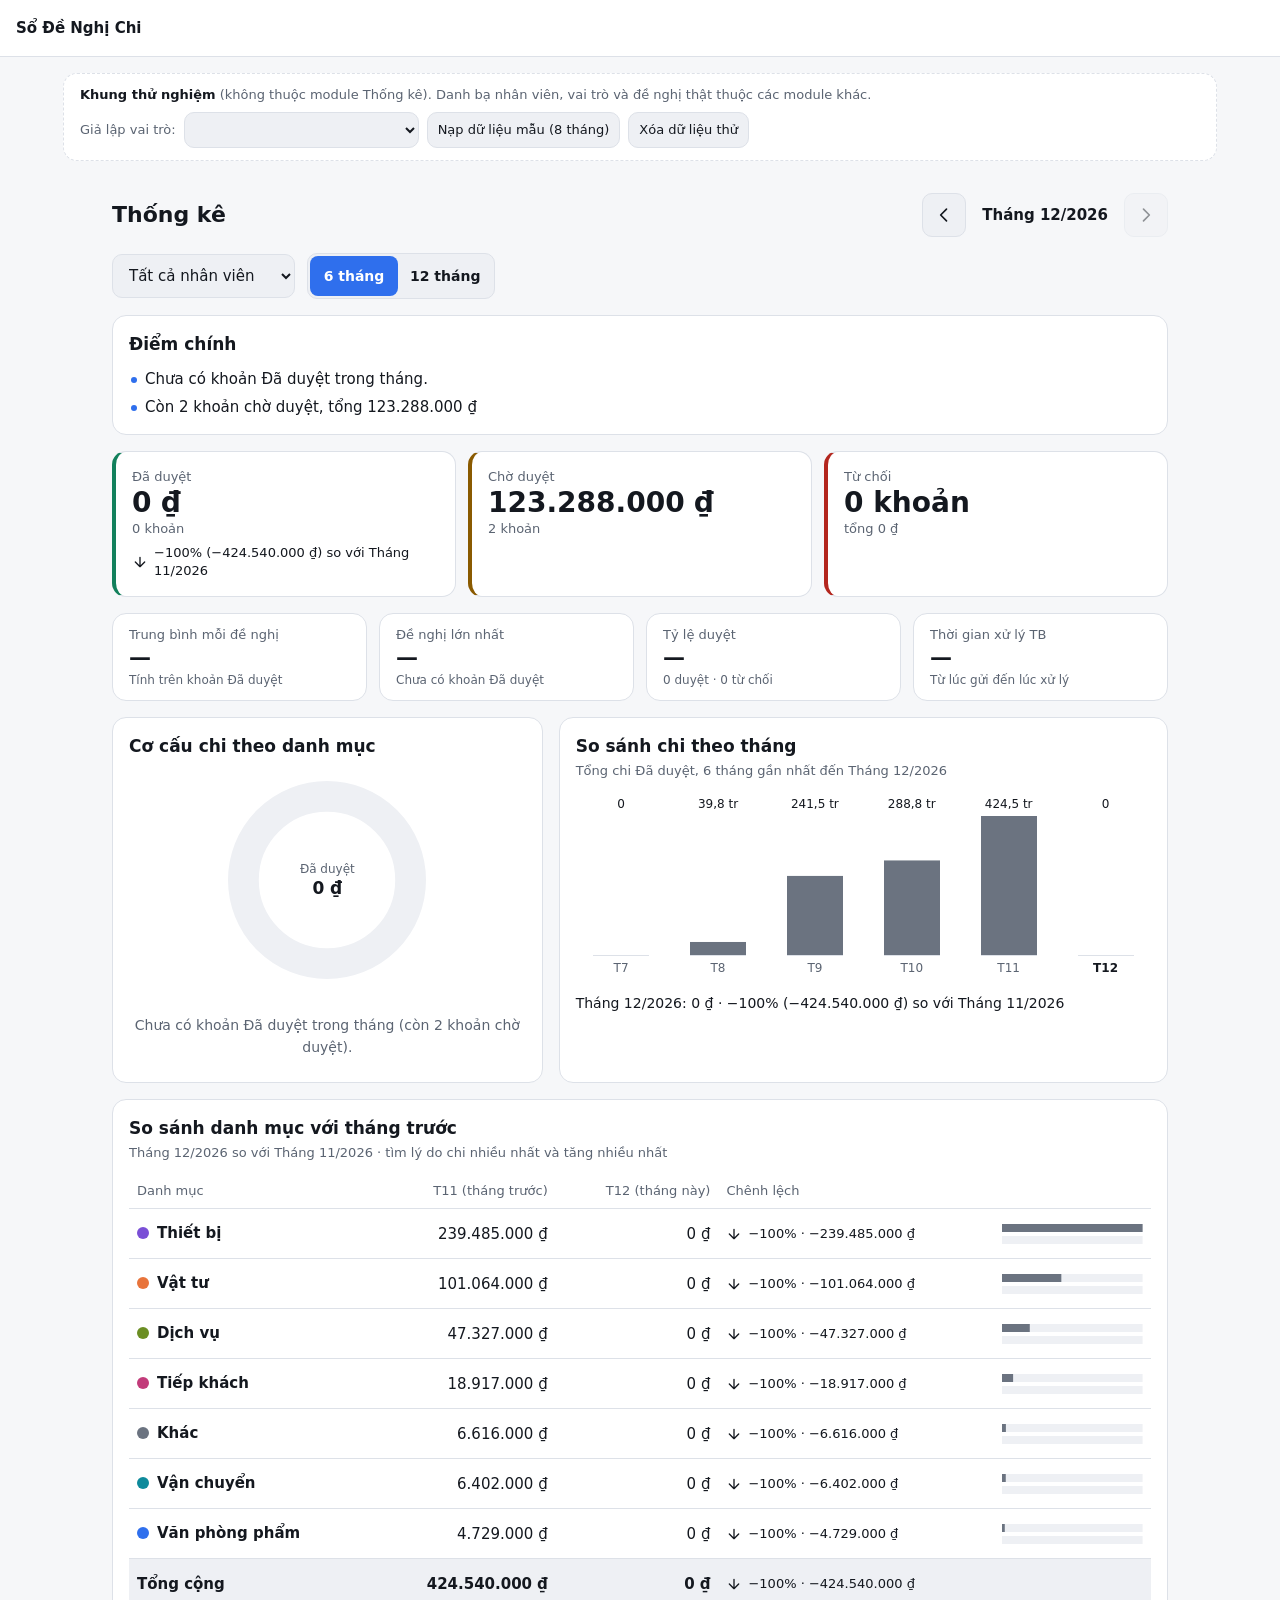
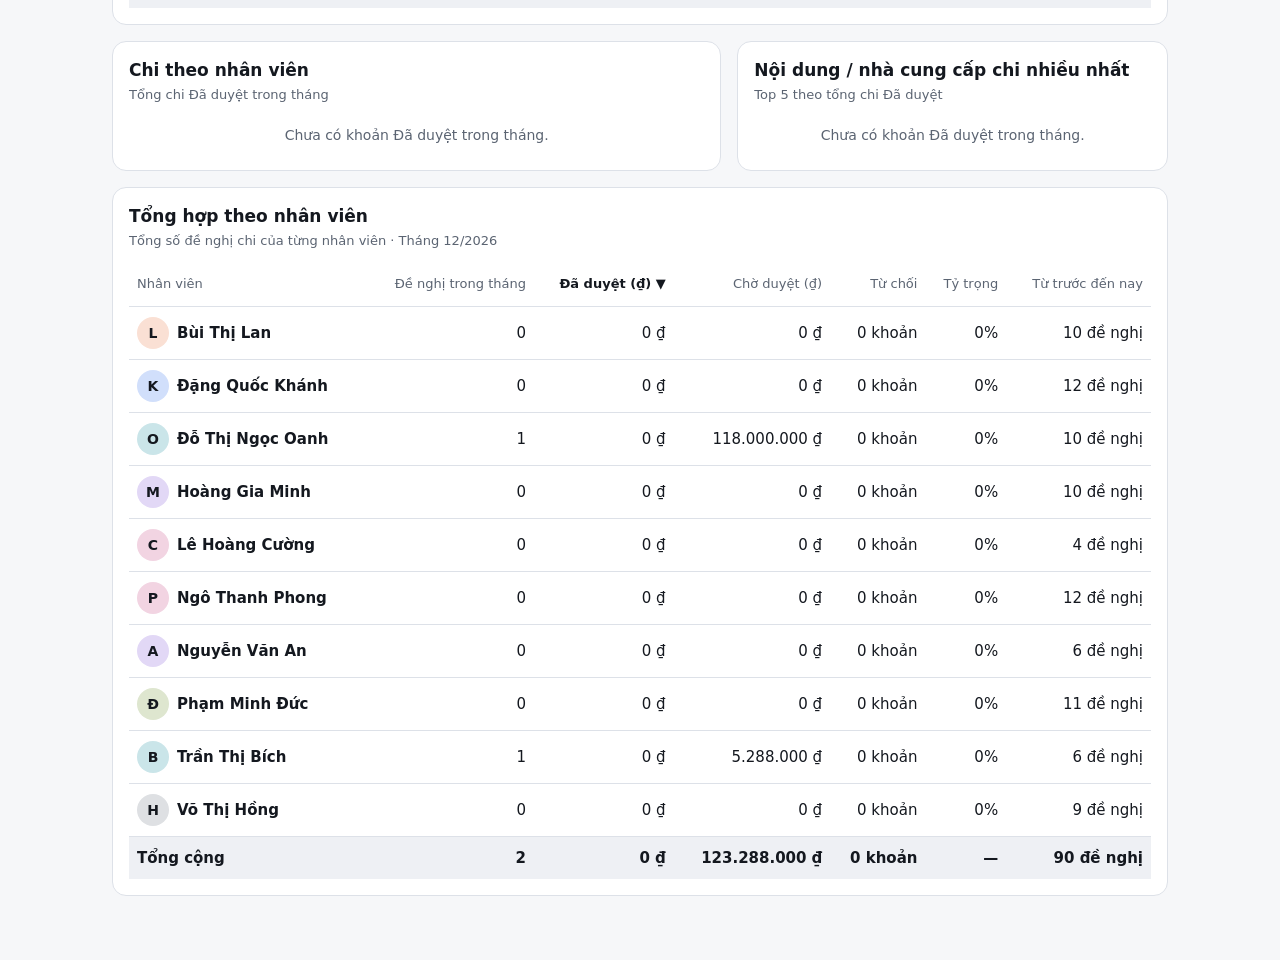
<file: thong-ke/index.html>
<!doctype html>
<html lang="vi">
<head>
  <meta charset="utf-8">
  <meta name="viewport" content="width=device-width, initial-scale=1">
  <title>Thống kê</title>
  <link rel="stylesheet" href="css/tokens.css">
  <link rel="stylesheet" href="css/stats.css">
  <style>
    /* Khung thử nghiệm – KHÔNG thuộc module. Thanh đầu trang/điều hướng thật thuộc module khác. */
    html { color-scheme: light dark; }
    body { margin: 0; background: var(--bg); color: var(--text); font-family: var(--font); font-size: 15px; line-height: 22px; }
    .sh-top { height: 56px; display: flex; align-items: center; padding: 0 16px; background: var(--surface); border-bottom: 1px solid var(--border); font-weight: 700; }
    .sh-dev { max-width: 1120px; margin: 16px auto 0; padding: 12px 16px; font-size: 13px; line-height: 18px; color: var(--text-muted); background: var(--surface); border: 1px dashed var(--border); border-radius: 14px; }
    .sh-dev strong { color: var(--text); }
    .sh-dev .sh-row { display: flex; flex-wrap: wrap; gap: 8px; align-items: center; margin-top: 8px; }
    .sh-dev select, .sh-dev button { font: inherit; font-size: 13px; min-height: 36px; padding: 0 10px; color: var(--text); background: var(--surface-2); border: 1px solid var(--border); border-radius: 10px; cursor: pointer; }
    .sh-wrap { margin: 0 12px; }
  </style>
</head>
<body>
  <div class="sh-top">Sổ Đề Nghị Chi</div>

  <div class="sh-wrap"><div class="sh-dev">
    <strong>Khung thử nghiệm</strong> (không thuộc module Thống kê). Danh bạ nhân viên, vai trò và đề nghị thật thuộc các module khác.
    <div class="sh-row">
      <label for="sh-role">Giả lập vai trò:</label>
      <select id="sh-role"></select>
      <button type="button" id="sh-seed">Nạp dữ liệu mẫu (8 tháng)</button>
      <button type="button" id="sh-clear">Xóa dữ liệu thử</button>
    </div>
  </div></div>

  <div id="app"></div>

  <script src="js/stats-model.js"></script>
  <script src="js/stats-store.js"></script>
  <script src="js/stats-view.js"></script>
  <script>
    (function () {
      var store = DncStatsStore.create({ storage: window.localStorage });
      var app = document.getElementById('app');
      var roleSel = document.getElementById('sh-role');
      var ctrl = null;
      function esc(s) { return String(s).replace(/[&<>"']/g, function (c) { return { '&': '&amp;', '<': '&lt;', '>': '&gt;', '"': '&quot;', "'": '&#39;' }[c]; }); }

      function fillRoles() {
        var cur = roleSel.value;
        var h = '<option value="quan_ly">Quản lý</option>';
        var l = store.listNhanVien();
        if (l.ok) l.data.forEach(function (e) { h += '<option value="nv:' + esc(e.id) + '">Nhân viên: ' + esc(e.hoTen) + '</option>'; });
        roleSel.innerHTML = h;
        roleSel.value = cur;
        if (roleSel.value !== cur) roleSel.value = 'quan_ly';
      }
      function session() {
        var v = roleSel.value;
        return v.indexOf('nv:') === 0 ? { vaiTro: 'nhan_vien', nhanVienId: v.slice(3) } : { vaiTro: 'quan_ly' };
      }
      function mountPage() {
        if (ctrl) ctrl.destroy();
        ctrl = DncStats.mount(app, { store: store, session: session() });
      }

      /* Dữ liệu mẫu có quy luật: 8 tháng, 3 nhân viên, đủ 7 danh mục, đủ 3 trạng thái. */
      document.getElementById('sh-seed').addEventListener('click', function () {
        if (localStorage.getItem(DncStatsStore.KEY_DN) && !confirm('Đã có dữ liệu đề nghị. Ghi đè bằng dữ liệu mẫu?')) return;
        localStorage.setItem(DncStatsStore.KEY_NV, JSON.stringify([
          { id: 'nv1', ma: 'NV001', hoTen: 'Nguyễn Văn An', hoatDong: true },
          { id: 'nv2', ma: 'NV002', hoTen: 'Trần Thị Bình', hoatDong: true },
          { id: 'nv3', ma: 'NV003', hoTen: 'Lê Hoàng Cường', hoatDong: true },
          { id: 'nv4', ma: 'NV004', hoTen: 'Phạm Thu Dung', hoatDong: false }
        ]));
        var cats = ['van_phong_pham', 'vat_tu', 'thiet_bi', 'van_chuyen', 'tiep_khach', 'dich_vu', 'khac'];
        var names = ['Giấy A4 Hồng Hà', 'Máy in Canon', 'Cước vận chuyển', 'Tiếp khách đối tác', 'Bảo trì điều hòa', 'Vật tư đóng gói', 'Bút bi Thiên Long', 'Màn hình Dell 24"'];
        var out = [], n = 0, now = new Date();
        for (var back = 7; back >= 0; back--) {
          var perMonth = 5 + (back % 3) * 2;
          for (var i = 0; i < perMonth; i++) {
            n++;
            var d = new Date(now.getFullYear(), now.getMonth() - back, 1 + ((i * 5 + back * 3) % 27));
            if (back === 0 && d > now) d = new Date(now.getFullYear(), now.getMonth(), Math.max(1, now.getDate()));
            var status = i % 7 === 0 ? 'tu_choi' : (back === 0 && i % 3 === 0) ? 'cho_duyet' : (back === 0 && i % 4 === 1) ? 'cho_duyet' : 'da_duyet';
            var created = new Date(d.getTime() - 3600000 * 2);
            var done = status === 'cho_duyet' ? null : new Date(d.getTime() + 3600000 * (6 + (i * 7) % 60));
            out.push({
              id: 'dn_seed' + n, nhanVienId: 'nv' + (1 + (i + back) % 4), nhaCungCap: names[(i + back) % names.length],
              danhMuc: cats[(i * 3 + back) % cats.length], soLuong: 1 + (i % 4) * 1.5, donGia: 150000 + ((i * 7 + back * 3) % 9) * 380000,
              ngay: d.getFullYear() + '-' + String(d.getMonth() + 1).padStart(2, '0') + '-' + String(d.getDate()).padStart(2, '0'),
              ghiChu: '', trangThai: status, lyDoTuChoi: status === 'tu_choi' ? 'Giá chưa hợp lý' : null,
              ngayTao: created.toISOString(), ngayXuLy: done && done <= now ? done.toISOString() : (status === 'cho_duyet' ? null : created.toISOString())
            });
          }
        }
        localStorage.setItem(DncStatsStore.KEY_DN, JSON.stringify(out));
        fillRoles();
        ctrl.refresh();
      });
      document.getElementById('sh-clear').addEventListener('click', function () {
        if (!confirm('Xóa toàn bộ dữ liệu thử (nhân viên và đề nghị)?')) return;
        localStorage.removeItem(DncStatsStore.KEY_NV);
        localStorage.removeItem(DncStatsStore.KEY_DN);
        fillRoles(); ctrl.refresh();
      });
      roleSel.addEventListener('change', mountPage);
      fillRoles(); mountPage();
    })();
  </script>
</body>
</html>
</file>
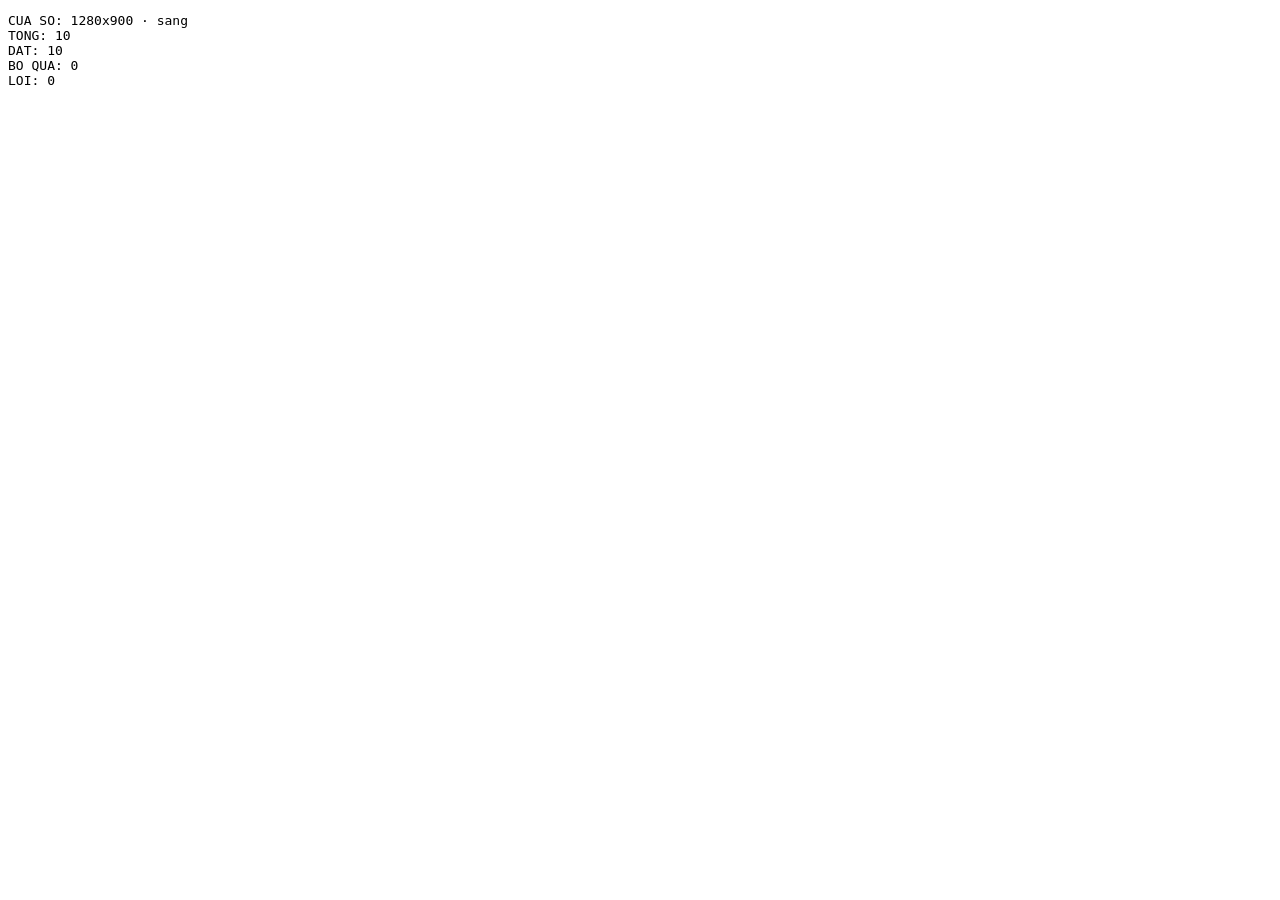
<file: du-lieu-mau/tests/test.html>
<!doctype html>
<html lang="vi">
<head><meta charset="utf-8"><title>Test dữ liệu mẫu</title></head>
<body>
  <pre id="summary">Đang chạy…</pre>
  <script src="../../nhap-lieu/js/entry-model.js"></script>
  <script src="../../nhan-vien/js/emp-model.js"></script>
  <script src="../../duyet/js/review-model.js"></script>
  <script src="../../thong-ke/js/stats-model.js"></script>
  <script src="../../database/js/db-client.js"></script>
  <script src="../sample-data.js"></script>
  <script src="../../database/tests/runner.js"></script>
  <script src="sample.test.js"></script>
  <script>window.addEventListener('load', function () { runAll(); });</script>
</body>
</html>
</file>
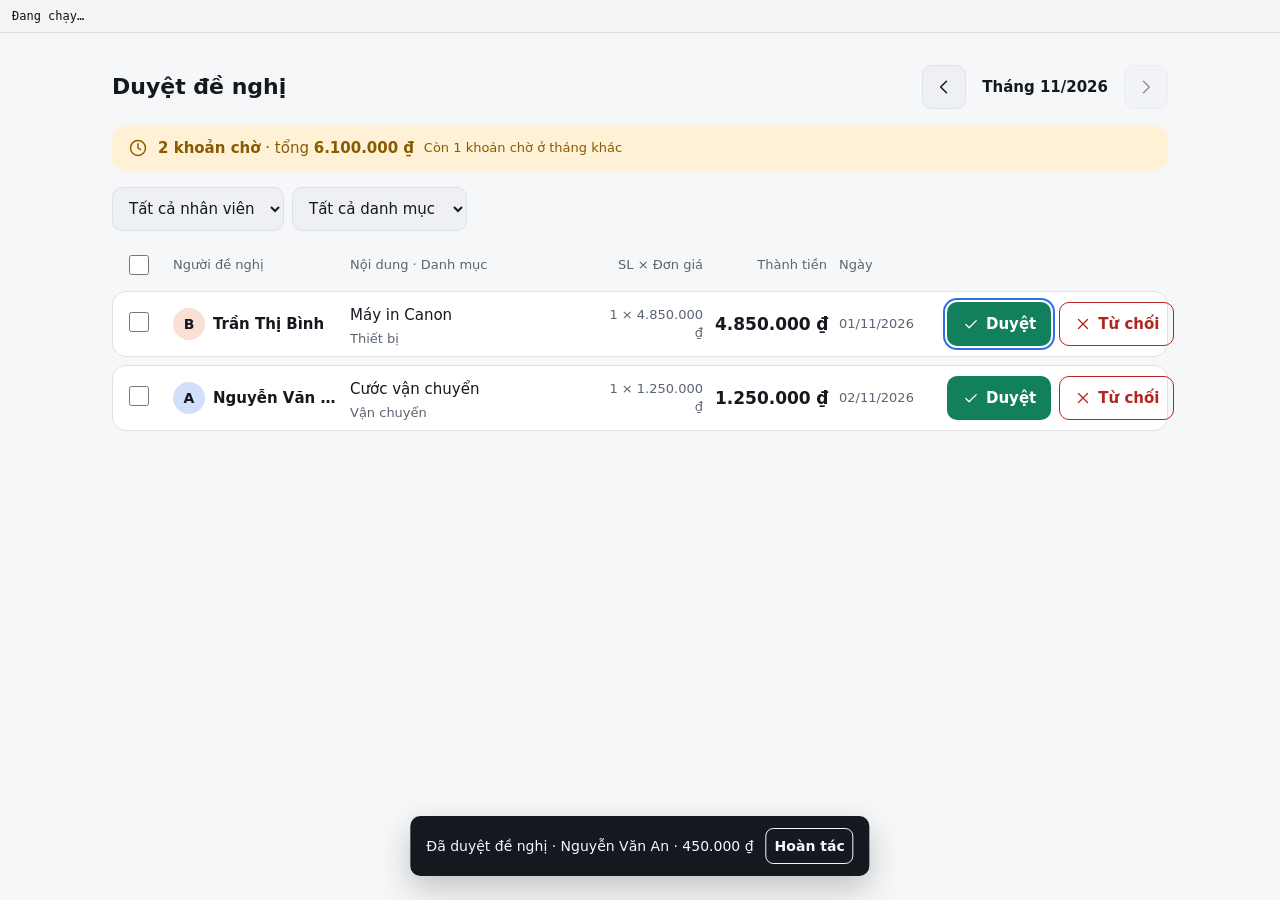
<file: duyet/tests/test.html>
<!doctype html>
<html lang="vi">
<head>
  <meta charset="utf-8">
  <meta name="viewport" content="width=device-width, initial-scale=1">
  <title>Đang chạy test…</title>
  <link rel="stylesheet" href="../css/tokens.css">
  <link rel="stylesheet" href="../css/review.css">
  <style>
    body { margin: 0; background: var(--bg); font-family: system-ui, sans-serif; }
    #summary { margin: 0; padding: 8px 12px; font: 12px/16px ui-monospace, monospace; white-space: pre-wrap; background: #f4f4f4; color: #111; border-bottom: 1px solid #ddd; }
  </style>
</head>
<body>
  <pre id="summary">Đang chạy…</pre>
  <script src="../js/review-model.js"></script>
  <script src="../js/review-store.js"></script>
  <script src="../js/review-view.js"></script>
  <script src="runner.js"></script>
  <script src="helpers.js"></script>
  <script src="model.test.js"></script>
  <script src="store.test.js"></script>
  <script src="view.test.js"></script>
  <script>window.addEventListener('load', function () { runAll(); });</script>
</body>
</html>
</file>
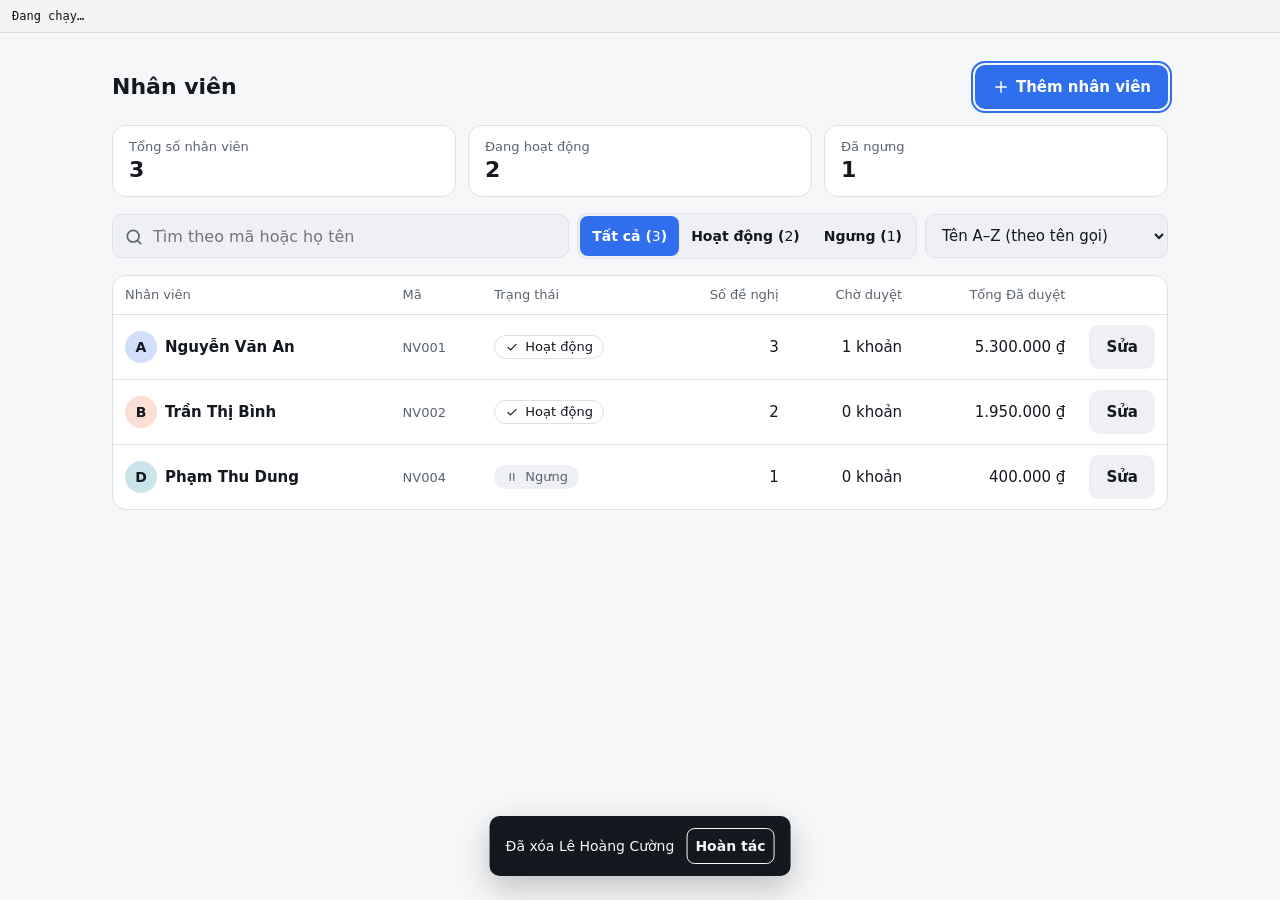
<file: nhan-vien/tests/test.html>
<!doctype html>
<html lang="vi">
<head>
  <meta charset="utf-8">
  <meta name="viewport" content="width=device-width, initial-scale=1">
  <title>Đang chạy test…</title>
  <link rel="stylesheet" href="../css/tokens.css">
  <link rel="stylesheet" href="../css/emp.css">
  <style>
    body { margin: 0; background: var(--bg); font-family: system-ui, sans-serif; }
    #summary { margin: 0; padding: 8px 12px; font: 12px/16px ui-monospace, monospace; white-space: pre-wrap; background: #f4f4f4; color: #111; border-bottom: 1px solid #ddd; }
  </style>
</head>
<body>
  <pre id="summary">Đang chạy…</pre>
  <script src="../js/emp-model.js"></script>
  <script src="../js/emp-store.js"></script>
  <script src="../js/emp-view.js"></script>
  <script src="runner.js"></script>
  <script src="helpers.js"></script>
  <script src="model.test.js"></script>
  <script src="store.test.js"></script>
  <script src="view.test.js"></script>
  <script>window.addEventListener('load', function () { runAll(); });</script>
</body>
</html>
</file>
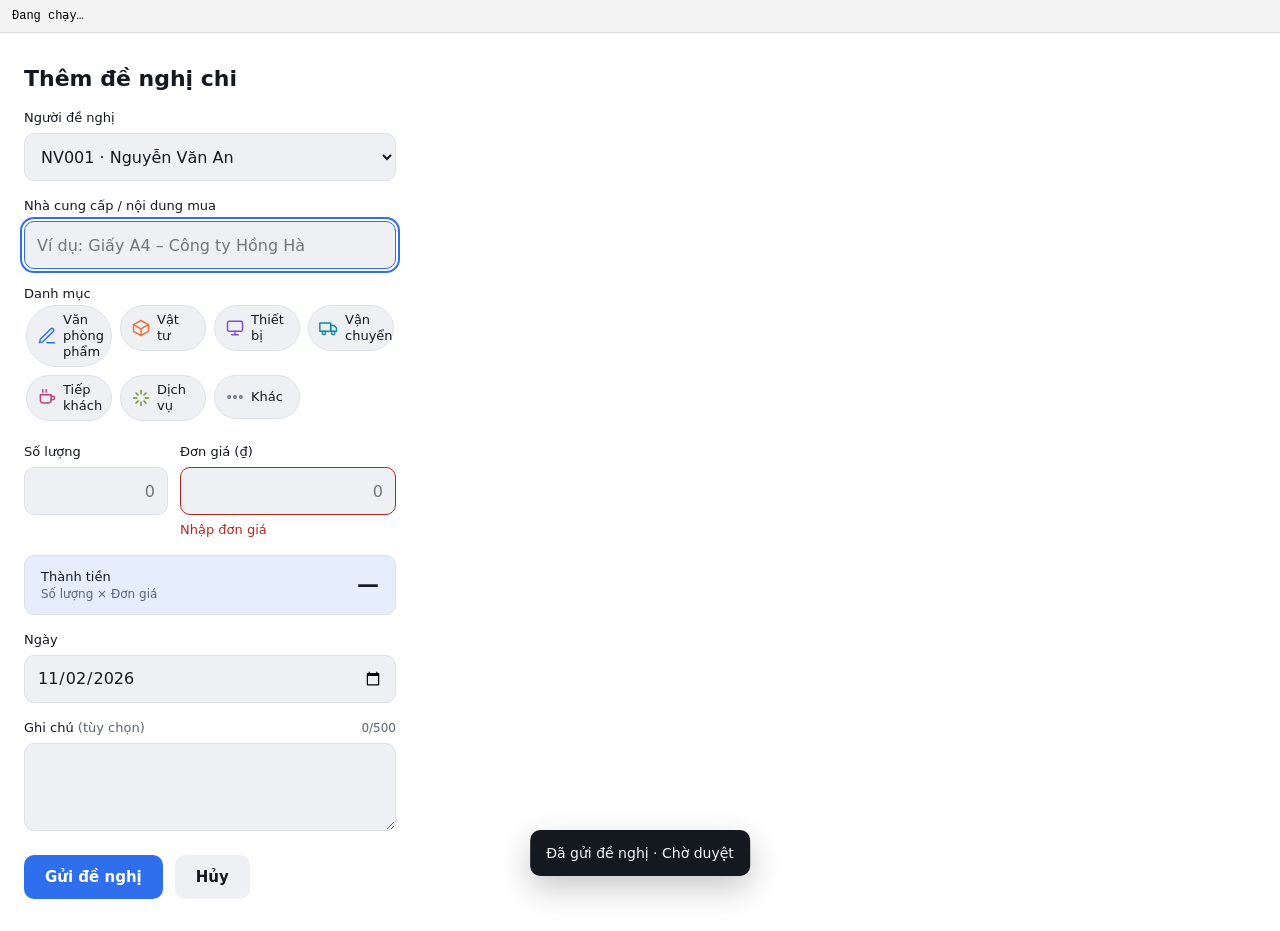
<file: nhap-lieu/tests/test.html>
<!doctype html>
<html lang="vi">
<head>
  <meta charset="utf-8">
  <meta name="viewport" content="width=device-width, initial-scale=1">
  <title>Đang chạy test…</title>
  <link rel="stylesheet" href="../css/tokens.css">
  <link rel="stylesheet" href="../css/entry.css">
  <style>
    body { margin: 0; background: #fff; font-family: system-ui, sans-serif; }
    #summary { margin: 0; padding: 8px 12px; font: 12px/16px ui-monospace, monospace; white-space: pre-wrap; background: #f4f4f4; border-bottom: 1px solid #ddd; }
  </style>
</head>
<body>
  <pre id="summary">Đang chạy…</pre>
  <script src="../js/entry-model.js"></script>
  <script src="../js/entry-store.js"></script>
  <script src="../js/entry-view.js"></script>
  <script src="runner.js"></script>
  <script src="helpers.js"></script>
  <script src="model.test.js"></script>
  <script src="store.test.js"></script>
  <script src="view.test.js"></script>
  <script>window.addEventListener('load', function () { runAll(); });</script>
</body>
</html>
</file>
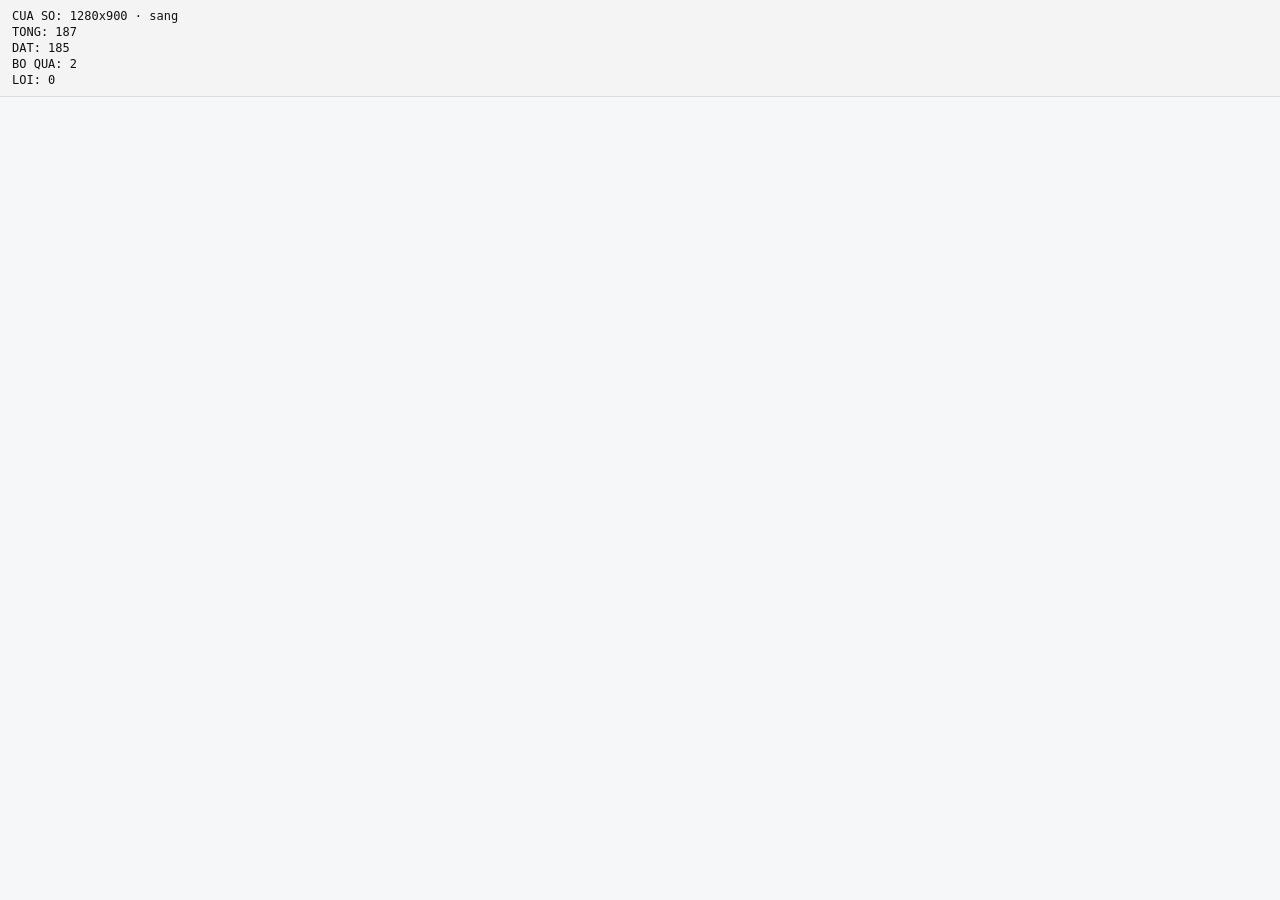
<file: thong-ke/tests/test.html>
<!doctype html>
<html lang="vi">
<head>
  <meta charset="utf-8">
  <meta name="viewport" content="width=device-width, initial-scale=1">
  <title>Đang chạy test…</title>
  <link rel="stylesheet" href="../css/tokens.css">
  <link rel="stylesheet" href="../css/stats.css">
  <style>
    body { margin: 0; background: var(--bg); font-family: system-ui, sans-serif; }
    #summary { margin: 0; padding: 8px 12px; font: 12px/16px ui-monospace, monospace; white-space: pre-wrap; background: #f4f4f4; color: #111; border-bottom: 1px solid #ddd; }
  </style>
</head>
<body>
  <pre id="summary">Đang chạy…</pre>
  <script src="../js/stats-model.js"></script>
  <script src="../js/stats-store.js"></script>
  <script src="../js/stats-view.js"></script>
  <script src="runner.js"></script>
  <script src="helpers.js"></script>
  <script src="model.test.js"></script>
  <script src="store.test.js"></script>
  <script src="view.test.js"></script>
  <script>window.addEventListener('load', function () { runAll(); });</script>
</body>
</html>
</file>
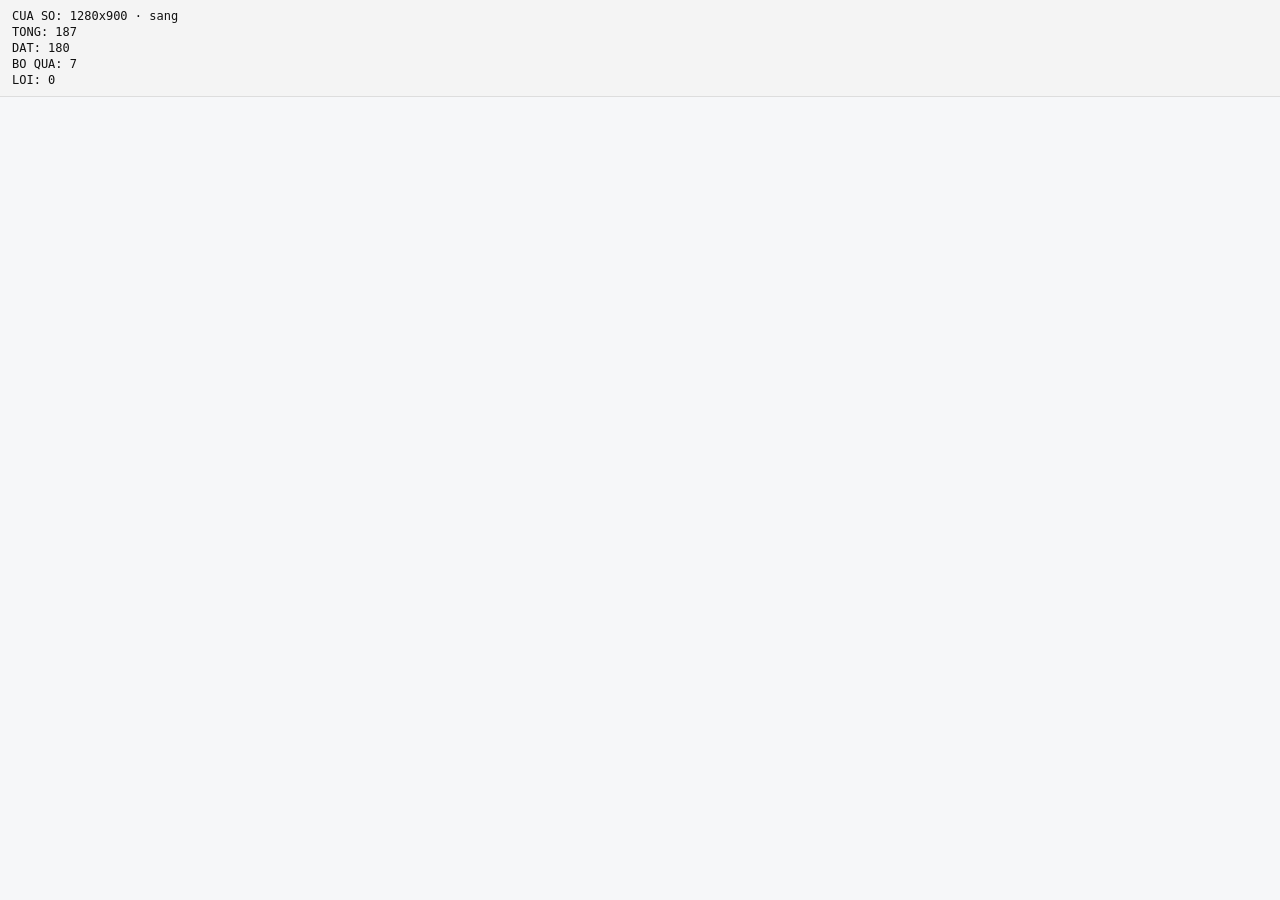
<file: trang-chu/tests/test.html>
<!doctype html>
<html lang="vi">
<head>
  <meta charset="utf-8">
  <meta name="viewport" content="width=device-width, initial-scale=1, viewport-fit=cover">
  <title>Đang chạy test…</title>
  <link rel="stylesheet" href="../css/tokens.css">
  <link rel="stylesheet" href="../../nhap-lieu/css/entry.css">
  <link rel="stylesheet" href="../../duyet/css/review.css">
  <link rel="stylesheet" href="../../thong-ke/css/stats.css">
  <link rel="stylesheet" href="../../nhan-vien/css/emp.css">
  <link rel="stylesheet" href="../css/app.css">
  <style>
    body { margin: 0; background: var(--bg); font-family: system-ui, sans-serif; }
    #summary { margin: 0; padding: 8px 12px; font: 12px/16px ui-monospace, monospace; white-space: pre-wrap; background: #f4f4f4; color: #111; border-bottom: 1px solid #ddd; }
  </style>
</head>
<body>
  <pre id="summary">Đang chạy…</pre>
  <script src="../../nhap-lieu/js/entry-model.js"></script><script src="../../nhap-lieu/js/entry-store.js"></script><script src="../../nhap-lieu/js/entry-view.js"></script>
  <script src="../../duyet/js/review-model.js"></script><script src="../../duyet/js/review-store.js"></script><script src="../../duyet/js/review-view.js"></script>
  <script src="../../thong-ke/js/stats-model.js"></script><script src="../../thong-ke/js/stats-store.js"></script><script src="../../thong-ke/js/stats-view.js"></script>
  <script src="../../nhan-vien/js/emp-model.js"></script><script src="../../nhan-vien/js/emp-store.js"></script><script src="../../nhan-vien/js/emp-view.js"></script>
  <script src="../js/app-model.js"></script>
  <script src="../js/app-shell.js"></script>
  <script src="../js/app-modules.js"></script>
  <script src="runner.js"></script>
  <script src="helpers.js"></script>
  <script src="model.test.js"></script>
  <script src="shell.test.js"></script>
  <script src="style.test.js"></script>
  <script src="integration.test.js"></script>
  <script>window.addEventListener('load', function () { runAll(); });</script>
</body>
</html>
</file>
<file: trang-chu/css/tokens.css>
/* Token theo DESIGN.md mục 2–5. Dùng chung với các module khác (cùng tên biến). */
:root {
  --primary: #2F6FED;
  --primary-contrast: #FFFFFF;
  --primary-soft: #E6EEFD;
  --status-pending: #8A5A00;
  --status-pending-soft: #FFF1D6;
  --status-approved: #12805C;
  --status-approved-soft: #E3F5EE;
  --status-rejected: #B3261E;
  --status-rejected-soft: #FCE8E6;
  --danger: #B3261E;

  --bg: #F6F7F9;
  --surface: #FFFFFF;
  --surface-2: #EEF0F4;
  --border: #DDE1E8;
  --text: #14181F;
  --text-muted: #5B6472;

  --cat-1: #2F6FED;
  --cat-2: #E8743B;
  --cat-3: #7A4FD6;
  --cat-4: #0E8A9B;
  --cat-5: #C23B7A;
  --cat-6: #6B8E23;
  --cat-7: #6B7380;

  --font: system-ui, -apple-system, "Segoe UI", Roboto, "Helvetica Neue", Arial, sans-serif;
  --ease: cubic-bezier(.2, .8, .2, 1);
}

@media (prefers-color-scheme: dark) {
  :root {
    --primary: #6C9BFF;
    --primary-contrast: #0B1220;
    --primary-soft: #1B2A4A;
    --status-pending: #F2B84E;
    --status-pending-soft: #3A2C10;
    --status-approved: #3DD598;
    --status-approved-soft: #12372C;
    --status-rejected: #F2766D;
    --status-rejected-soft: #3F1B18;
    --danger: #F2766D;

    --bg: #0F1115;
    --surface: #181B21;
    --surface-2: #222630;
    --border: #2E3340;
    --text: #ECEFF4;
    --text-muted: #A0A8B6;

    --cat-1: #6C9BFF;
    --cat-2: #FF9A66;
    --cat-3: #B091F5;
    --cat-4: #4FD0E0;
    --cat-5: #F27FB0;
    --cat-6: #A9D15A;
    --cat-7: #9AA3B2;
  }
}

/* Bổ sung của module Duyệt: chữ trên nút Duyệt (DESIGN 6.1: "chữ trắng/đen theo token tương phản"). */
:root { --approve-contrast: #FFFFFF; }
@media (prefers-color-scheme: dark) { :root { --approve-contrast: #0B1220; } }
</file>
<file: duyet/css/tokens.css>
/* Token theo DESIGN.md mục 2–5. Dùng chung với các module khác (cùng tên biến). */
:root {
  --primary: #2F6FED;
  --primary-contrast: #FFFFFF;
  --primary-soft: #E6EEFD;
  --status-pending: #8A5A00;
  --status-pending-soft: #FFF1D6;
  --status-approved: #12805C;
  --status-approved-soft: #E3F5EE;
  --status-rejected: #B3261E;
  --status-rejected-soft: #FCE8E6;
  --danger: #B3261E;

  --bg: #F6F7F9;
  --surface: #FFFFFF;
  --surface-2: #EEF0F4;
  --border: #DDE1E8;
  --text: #14181F;
  --text-muted: #5B6472;

  --cat-1: #2F6FED;
  --cat-2: #E8743B;
  --cat-3: #7A4FD6;
  --cat-4: #0E8A9B;
  --cat-5: #C23B7A;
  --cat-6: #6B8E23;
  --cat-7: #6B7380;

  --font: system-ui, -apple-system, "Segoe UI", Roboto, "Helvetica Neue", Arial, sans-serif;
  --ease: cubic-bezier(.2, .8, .2, 1);
}

@media (prefers-color-scheme: dark) {
  :root {
    --primary: #6C9BFF;
    --primary-contrast: #0B1220;
    --primary-soft: #1B2A4A;
    --status-pending: #F2B84E;
    --status-pending-soft: #3A2C10;
    --status-approved: #3DD598;
    --status-approved-soft: #12372C;
    --status-rejected: #F2766D;
    --status-rejected-soft: #3F1B18;
    --danger: #F2766D;

    --bg: #0F1115;
    --surface: #181B21;
    --surface-2: #222630;
    --border: #2E3340;
    --text: #ECEFF4;
    --text-muted: #A0A8B6;

    --cat-1: #6C9BFF;
    --cat-2: #FF9A66;
    --cat-3: #B091F5;
    --cat-4: #4FD0E0;
    --cat-5: #F27FB0;
    --cat-6: #A9D15A;
    --cat-7: #9AA3B2;
  }
}

/* Bổ sung của module Duyệt: chữ trên nút Duyệt (DESIGN 6.1: "chữ trắng/đen theo token tương phản"). */
:root { --approve-contrast: #FFFFFF; }
@media (prefers-color-scheme: dark) { :root { --approve-contrast: #0B1220; } }
</file>
<file: duyet/css/review.css>
/* Module Duyệt đề nghị – tiền tố .dv-, chỉ dùng token (DESIGN 2–6, 8, 9, 10.4, 10.8). */
.dv-root { color-scheme: light dark; scrollbar-width: thin; font-family: var(--font); font-size: 15px; line-height: 22px; color: var(--text); }
.dv-root *, .dv-root *::before, .dv-root *::after { box-sizing: border-box; }
.dv-root [hidden] { display: none !important; }
.dv-sr { position: absolute; width: 1px; height: 1px; margin: -1px; padding: 0; overflow: hidden; clip: rect(0 0 0 0); border: 0; }

.dv-main { max-width: 1120px; margin: 0 auto; padding: 24px 16px 96px; }
.dv-head { display: flex; flex-wrap: wrap; align-items: center; justify-content: space-between; gap: 12px; margin-bottom: 16px; }
.dv-title { font-size: 22px; line-height: 28px; font-weight: 700; margin: 0; }

/* ---- Chọn tháng (6.9) ---- */
.dv-month { display: inline-flex; align-items: center; gap: 4px; }
.dv-month-label { min-width: 132px; min-height: 44px; padding: 0 12px; font: inherit; font-size: 15px; font-weight: 600; color: var(--text); background: transparent; border: 0; border-radius: 10px; cursor: pointer; }
.dv-icon-btn { display: inline-flex; align-items: center; justify-content: center; width: 44px; height: 44px; padding: 0; color: var(--text); background: var(--surface-2); border: 1px solid var(--border); border-radius: 10px; cursor: pointer; transition: background-color 120ms var(--ease), transform 120ms var(--ease); }
.dv-icon-btn:disabled { opacity: .45; cursor: not-allowed; }
.dv-icon-btn:active:not(:disabled) { transform: scale(.98); }

/* ---- Dải tóm tắt ---- */
.dv-strip { display: flex; align-items: center; gap: 10px; flex-wrap: wrap; padding: 12px 16px; margin-bottom: 16px; font-size: 15px; background: var(--status-pending-soft); color: var(--status-pending); border-radius: 14px; }
.dv-strip svg { flex: 0 0 auto; }
.dv-strip strong { font-weight: 700; }
.dv-strip-total { font-variant-numeric: tabular-nums; font-weight: 700; }
.dv-strip-more { font-size: 13px; font-weight: 500; }

/* ---- Bộ lọc ---- */
.dv-filters { display: flex; flex-wrap: wrap; gap: 8px; margin-bottom: 12px; align-items: center; }
.dv-select { height: 44px; max-width: 100%; padding: 0 12px; font: inherit; font-size: 15px; color: var(--text); background: var(--surface-2); border: 1px solid var(--border); border-radius: 10px; }
.dv-select:focus-visible, .dv-month-label:focus-visible, .dv-icon-btn:focus-visible, .dv-link:focus-visible { outline: 2px solid var(--primary); outline-offset: 2px; }
.dv-link { min-height: 44px; padding: 0 8px; font: inherit; font-size: 14px; font-weight: 600; color: var(--primary); background: transparent; border: 0; cursor: pointer; border-radius: 10px; }

/* ---- Danh sách ---- */
.dv-listhead { display: flex; align-items: center; gap: 12px; padding: 4px 4px 8px; font-size: 13px; font-weight: 500; color: var(--text-muted); }
.dv-check { display: inline-flex; align-items: center; justify-content: center; width: 44px; height: 44px; flex: 0 0 auto; cursor: pointer; }
.dv-check input { width: 20px; height: 20px; margin: 0; accent-color: var(--primary); cursor: pointer; }
.dv-check input:focus-visible { outline: 2px solid var(--primary); outline-offset: 2px; }
.dv-cols { display: none; }
.dv-list { display: flex; flex-direction: column; gap: 8px; outline: none; }

.dv-row {
  display: grid; grid-template-columns: 44px 1fr auto; column-gap: 8px; row-gap: 2px; padding: 8px 12px 12px 4px;
  background: var(--surface); border: 1px solid var(--border); border-radius: 14px;
  grid-template-areas: "check who total" "check what what" "check meta meta" ". actions actions";
  transition: background-color 120ms var(--ease);
}
.dv-row.is-selected { background: var(--primary-soft); }
.dv-row .dv-check { grid-area: check; align-self: start; }
.dv-who { grid-area: who; display: flex; align-items: center; gap: 8px; min-width: 0; font-weight: 600; }
.dv-who-name { overflow: hidden; text-overflow: ellipsis; white-space: nowrap; }
.dv-avatar {
  display: inline-flex; align-items: center; justify-content: center; flex: 0 0 auto; width: 32px; height: 32px; border-radius: 50%;
  font-size: 14px; font-weight: 700; color: var(--text); background: var(--surface-2);
  background: color-mix(in srgb, var(--av) 22%, var(--surface));
}
.dv-total { grid-area: total; align-self: center; font-size: 17px; line-height: 24px; font-weight: 600; font-variant-numeric: tabular-nums; text-align: right; white-space: nowrap; }
.dv-what { grid-area: what; min-width: 0; padding: 4px 0; font: inherit; font-size: 15px; text-align: left; color: var(--text); background: transparent; border: 0; border-radius: 6px; cursor: pointer; overflow: hidden; text-overflow: ellipsis; white-space: nowrap; }
.dv-what:hover { text-decoration: underline; }
.dv-what:focus-visible { outline: 2px solid var(--primary); outline-offset: 2px; }
.dv-meta { grid-area: meta; display: flex; flex-wrap: wrap; align-items: center; gap: 4px 12px; font-size: 13px; line-height: 18px; color: var(--text-muted); }
.dv-meta .dv-qty { font-variant-numeric: tabular-nums; }
.dv-wait { display: inline-flex; align-items: center; gap: 6px; font-weight: 600; color: var(--status-pending); }
.dv-wait::before { content: ""; width: 8px; height: 8px; border-radius: 50%; background: var(--status-pending); }
.dv-actions { grid-area: actions; display: flex; gap: 8px; margin-top: 8px; }
.dv-actions .dv-btn { flex: 1 1 0; }

/* ---- Nút ---- */
.dv-btn {
  display: inline-flex; align-items: center; justify-content: center; gap: 6px; min-height: 44px; padding: 0 16px;
  font: inherit; font-size: 15px; font-weight: 600; border: 1px solid transparent; border-radius: 10px; cursor: pointer;
  transition: background-color 120ms var(--ease), transform 120ms var(--ease), opacity 120ms var(--ease);
}
.dv-btn:active:not(:disabled) { transform: scale(.98); }
.dv-btn:focus-visible { outline: 2px solid var(--primary); outline-offset: 2px; }
.dv-btn:disabled { opacity: .45; cursor: not-allowed; }
.dv-btn-approve { background: var(--status-approved); color: var(--approve-contrast); }
.dv-btn-danger { background: transparent; color: var(--danger); border-color: var(--danger); }
.dv-btn-secondary { background: var(--surface-2); color: var(--text); }
.dv-btn-primary { background: var(--primary); color: var(--primary-contrast); }
.dv-btn[aria-busy="true"]::after { content: ""; width: 16px; height: 16px; border: 2px solid currentColor; border-right-color: transparent; border-radius: 50%; animation: dv-spin .7s linear infinite; }
@keyframes dv-spin { to { transform: rotate(360deg); } }
.dv-root.is-busy { cursor: progress; }
.dv-root.is-busy .dv-btn, .dv-root.is-busy .dv-row { pointer-events: none; }

/* ---- Huy hiệu trạng thái (6.4) ---- */
.dv-badge { display: inline-flex; align-items: center; gap: 6px; height: 24px; padding: 0 10px; font-size: 13px; font-weight: 500; border-radius: 999px; white-space: nowrap; }
.dv-badge-pending { background: var(--status-pending-soft); color: var(--status-pending); }
.dv-badge-rejected { background: var(--status-rejected-soft); color: var(--status-rejected); }
.dv-badge-approved { background: var(--status-approved-soft); color: var(--status-approved); }

/* ---- Thanh hành động hàng loạt ---- */
.dv-bulk {
  position: fixed; left: 0; right: 0; bottom: 0; z-index: 40; display: flex; flex-wrap: wrap; align-items: center; gap: 8px 12px;
  padding: 12px 16px; background: var(--surface); border-top: 1px solid var(--border); box-shadow: 0 -6px 16px rgba(0, 0, 0, .12);
}
.dv-bulk-info { flex: 1 1 100%; font-size: 14px; font-weight: 600; font-variant-numeric: tabular-nums; }
.dv-bulk .dv-btn { flex: 1 1 auto; }

/* ---- Trạng thái rỗng, banner, khối thông báo ---- */
.dv-empty { display: flex; flex-direction: column; align-items: center; gap: 8px; padding: 40px 16px; text-align: center; color: var(--text-muted); background: var(--surface); border: 1px solid var(--border); border-radius: 14px; }
.dv-empty svg { color: var(--status-approved); }
.dv-empty strong { color: var(--text); font-size: 17px; line-height: 24px; font-weight: 600; }
.dv-empty p { margin: 0; }
.dv-banner { margin: 0 0 16px; padding: 12px 16px; font-size: 13px; line-height: 18px; font-weight: 500; border-radius: 10px; background: var(--status-pending-soft); color: var(--status-pending); }
.dv-banner.is-error { background: var(--status-rejected-soft); color: var(--status-rejected); }
.dv-panel { padding: 16px; background: var(--surface); border: 1px solid var(--border); border-radius: 14px; }
.dv-panel p { margin: 0 0 12px; }
.dv-panel p:last-child { margin-bottom: 0; }

/* ---- Toast ---- */
.dv-toast {
  position: fixed; left: 50%; bottom: 24px; z-index: 90; display: flex; align-items: center; gap: 12px; max-width: calc(100% - 32px);
  padding: 12px 16px; font-size: 14px; font-weight: 500; color: var(--bg); background: var(--text); border-radius: 10px;
  box-shadow: 0 12px 32px rgba(0, 0, 0, .22); transform: translate(-50%, 16px); opacity: 0; pointer-events: none;
  transition: transform 200ms var(--ease), opacity 200ms var(--ease);
}
.dv-toast.is-show { transform: translate(-50%, 0); opacity: 1; pointer-events: auto; }
.dv-toast.has-bulk { bottom: 112px; }
.dv-toast-undo { min-height: 36px; padding: 0 8px; font: inherit; font-size: 14px; font-weight: 700; color: var(--bg); background: transparent; border: 1px solid currentColor; border-radius: 8px; cursor: pointer; }
.dv-toast-undo:focus-visible { outline: 2px solid var(--bg); outline-offset: 2px; }

/* ---- Hộp thoại / bottom sheet (4.4) ---- */
.dv-overlay { position: fixed; inset: 0; z-index: 80; display: flex; align-items: flex-end; justify-content: center; background: rgba(0, 0, 0, .45); }
@media (prefers-color-scheme: dark) { .dv-overlay { background: rgba(0, 0, 0, .6); } }
.dv-dialog {
  width: 100%; max-height: 85vh; overflow-y: auto; padding: 20px 16px 16px; color: var(--text); background: var(--surface);
  border-radius: 20px 20px 0 0; box-shadow: 0 12px 32px rgba(0, 0, 0, .22); animation: dv-sheet 220ms var(--ease);
}
@keyframes dv-sheet { from { transform: translateY(24px); opacity: 0; } to { transform: none; opacity: 1; } }
@keyframes dv-pop { from { opacity: 0; transform: scale(.96); } to { opacity: 1; transform: none; } }
.dv-dhead { display: flex; align-items: center; justify-content: space-between; gap: 12px; margin-bottom: 12px; }
.dv-dhead h2 { margin: 0; font-size: 17px; line-height: 24px; font-weight: 600; }
.dv-dl { display: grid; grid-template-columns: max-content 1fr; gap: 6px 16px; margin: 0 0 16px; }
.dv-dl dt { font-size: 13px; line-height: 22px; font-weight: 500; color: var(--text-muted); }
.dv-dl dd { margin: 0; min-width: 0; overflow-wrap: anywhere; white-space: pre-wrap; }
.dv-dl dd.dv-big { font-size: 22px; line-height: 28px; font-weight: 700; font-variant-numeric: tabular-nums; }
.dv-dactions { display: flex; flex-wrap: wrap; gap: 8px; justify-content: flex-end; }
.dv-dactions .dv-btn { flex: 1 1 auto; }
.dv-sum { margin: 0 0 12px; padding: 10px 12px; font-size: 14px; background: var(--surface-2); border-radius: 10px; overflow-wrap: anywhere; }
.dv-label-row { display: flex; justify-content: space-between; align-items: baseline; margin-bottom: 6px; }
.dv-label { font-size: 13px; line-height: 18px; font-weight: 500; }
.dv-count { font-size: 12px; line-height: 16px; color: var(--text-muted); font-variant-numeric: tabular-nums; }
.dv-count.is-over { color: var(--danger); font-weight: 600; }
.dv-textarea { width: 100%; min-height: 88px; max-height: 144px; padding: 10px 12px; font: inherit; font-size: 16px; color: var(--text); background: var(--surface-2); border: 1px solid var(--border); border-radius: 10px; resize: vertical; }
.dv-textarea:focus { outline: none; border-color: var(--primary); }
.dv-textarea:focus-visible { outline: 2px solid var(--primary); outline-offset: 2px; }
.dv-textarea[aria-invalid="true"] { border-color: var(--danger); }
.dv-error { margin: 6px 0 0; font-size: 13px; line-height: 18px; font-weight: 500; color: var(--danger); }
.dv-chips { display: flex; gap: 8px; margin: 12px 0 16px; overflow-x: auto; padding-bottom: 4px; scrollbar-width: thin; }
.dv-chip { flex: 0 0 auto; min-height: 44px; padding: 0 14px; font: inherit; font-size: 13px; font-weight: 500; color: var(--text); background: var(--surface-2); border: 1px solid var(--border); border-radius: 999px; cursor: pointer; white-space: nowrap; }
.dv-chip.is-picked { background: var(--status-rejected-soft); color: var(--status-rejected); border-color: var(--status-rejected); }
.dv-chip:focus-visible { outline: 2px solid var(--primary); outline-offset: 2px; }
.dv-dialog p.dv-msg { margin: 0 0 20px; }

/* ---- Máy tính bảng ---- */
@media (min-width: 640px) {
  .dv-main { padding: 32px 24px 96px; }
  .dv-overlay { align-items: center; padding: 16px; }
  .dv-dialog { max-width: 480px; padding: 24px; border-radius: 14px; animation-name: dv-pop; }
  .dv-bulk { left: 50%; right: auto; bottom: 16px; width: min(720px, calc(100% - 32px)); transform: translateX(-50%); border: 1px solid var(--border); border-radius: 14px; flex-wrap: nowrap; }
  .dv-bulk-info { flex: 1 1 auto; }
  .dv-bulk .dv-btn { flex: 0 0 auto; }
  .dv-toast.has-bulk { bottom: 96px; }
}

/* ---- Laptop: bảng (10.8). Danh mục nằm dưới nội dung để cột nội dung đủ rộng. ---- */
@media (min-width: 1024px) {
  .dv-main { padding: 32px 32px 96px; }
  .dv-cols, .dv-row {
    display: grid; align-items: center; column-gap: 12px;
    grid-template-columns: 44px minmax(165px, 1fr) minmax(0, 2.2fr) minmax(100px, .8fr) minmax(112px, .9fr) minmax(96px, .8fr) 208px;
  }
  .dv-cols { padding: 0 12px 4px 4px; border: 1px solid transparent; border-width: 0 1px; font-size: 13px; font-weight: 500; color: var(--text-muted); }
  .dv-cols .dv-num { text-align: right; }
  .dv-listhead { display: none; }
  .dv-row {
    padding: 8px 12px 8px 4px; row-gap: 0;
    grid-template-areas: "check who what qty total date actions" "check who cat qty total date actions";
  }
  .dv-meta { display: contents; }
  .dv-cat { grid-area: cat; font-size: 13px; line-height: 18px; color: var(--text-muted); }
  .dv-qty { grid-area: qty; text-align: right; }
  .dv-date { grid-area: date; display: flex; flex-direction: column; }
  .dv-total { text-align: right; }
  .dv-actions { margin-top: 0; }
  .dv-actions .dv-btn { flex: 0 0 auto; padding: 0 14px; white-space: nowrap; }
  .dv-bulk { width: min(900px, calc(100% - 64px)); }
}

@media (prefers-reduced-motion: reduce) {
  .dv-root *, .dv-root *::before, .dv-root *::after { transition-duration: 80ms !important; animation-duration: 1ms !important; }
  .dv-toast { transform: translate(-50%, 0); }
}
</file>
<file: nhan-vien/css/tokens.css>
/* Token theo DESIGN.md mục 2–5. Dùng chung với các module khác (cùng tên biến). */
:root {
  --primary: #2F6FED;
  --primary-contrast: #FFFFFF;
  --primary-soft: #E6EEFD;
  --status-pending: #8A5A00;
  --status-pending-soft: #FFF1D6;
  --status-approved: #12805C;
  --status-approved-soft: #E3F5EE;
  --status-rejected: #B3261E;
  --status-rejected-soft: #FCE8E6;
  --danger: #B3261E;

  --bg: #F6F7F9;
  --surface: #FFFFFF;
  --surface-2: #EEF0F4;
  --border: #DDE1E8;
  --text: #14181F;
  --text-muted: #5B6472;

  --cat-1: #2F6FED;
  --cat-2: #E8743B;
  --cat-3: #7A4FD6;
  --cat-4: #0E8A9B;
  --cat-5: #C23B7A;
  --cat-6: #6B8E23;
  --cat-7: #6B7380;

  --font: system-ui, -apple-system, "Segoe UI", Roboto, "Helvetica Neue", Arial, sans-serif;
  --ease: cubic-bezier(.2, .8, .2, 1);
}

@media (prefers-color-scheme: dark) {
  :root {
    --primary: #6C9BFF;
    --primary-contrast: #0B1220;
    --primary-soft: #1B2A4A;
    --status-pending: #F2B84E;
    --status-pending-soft: #3A2C10;
    --status-approved: #3DD598;
    --status-approved-soft: #12372C;
    --status-rejected: #F2766D;
    --status-rejected-soft: #3F1B18;
    --danger: #F2766D;

    --bg: #0F1115;
    --surface: #181B21;
    --surface-2: #222630;
    --border: #2E3340;
    --text: #ECEFF4;
    --text-muted: #A0A8B6;

    --cat-1: #6C9BFF;
    --cat-2: #FF9A66;
    --cat-3: #B091F5;
    --cat-4: #4FD0E0;
    --cat-5: #F27FB0;
    --cat-6: #A9D15A;
    --cat-7: #9AA3B2;
  }
}

/* Bổ sung của module Duyệt: chữ trên nút Duyệt (DESIGN 6.1: "chữ trắng/đen theo token tương phản"). */
:root { --approve-contrast: #FFFFFF; }
@media (prefers-color-scheme: dark) { :root { --approve-contrast: #0B1220; } }
</file>
<file: nhan-vien/css/emp.css>
/* Module Nhân viên – tiền tố .de-, chỉ dùng token (DESIGN 2–6, 8, 9, 10.3, 12). */
.de-root { color-scheme: light dark; scrollbar-width: thin; font-family: var(--font); font-size: 15px; line-height: 22px; color: var(--text); }
.de-root *, .de-root *::before, .de-root *::after { box-sizing: border-box; }
.de-root [hidden] { display: none !important; }
.de-sr { position: absolute; width: 1px; height: 1px; margin: -1px; padding: 0; overflow: hidden; clip: rect(0 0 0 0); border: 0; white-space: nowrap; }

.de-main { max-width: 1120px; margin: 0 auto; padding: 24px 16px 48px; }
.de-head { display: flex; flex-wrap: wrap; align-items: center; justify-content: space-between; gap: 12px; margin-bottom: 16px; }
.de-title { font-size: 22px; line-height: 28px; font-weight: 700; margin: 0; }
.de-root :is(button, select, input, textarea, [tabindex]):focus-visible { outline: 2px solid var(--primary); outline-offset: 2px; }

/* ---- Nút ---- */
.de-btn { display: inline-flex; align-items: center; justify-content: center; gap: 6px; min-height: 44px; padding: 0 16px; font: inherit; font-size: 15px; font-weight: 600; border: 1px solid transparent; border-radius: 10px; cursor: pointer; transition: background-color 120ms var(--ease), transform 120ms var(--ease), opacity 120ms var(--ease); }
.de-btn:active:not(:disabled) { transform: scale(.98); }
.de-btn:disabled { opacity: .45; cursor: not-allowed; }
.de-btn-primary { background: var(--primary); color: var(--primary-contrast); }
.de-btn-secondary { background: var(--surface-2); color: var(--text); }
.de-btn-danger { background: transparent; color: var(--danger); border-color: var(--danger); }
.de-btn[aria-busy="true"]::after { content: ""; width: 16px; height: 16px; border: 2px solid currentColor; border-right-color: transparent; border-radius: 50%; animation: de-spin .7s linear infinite; }
@keyframes de-spin { to { transform: rotate(360deg); } }
.de-link { min-height: 44px; padding: 0 8px; font: inherit; font-size: 14px; font-weight: 600; color: var(--primary); background: transparent; border: 0; border-radius: 10px; cursor: pointer; }
.de-root.is-busy { cursor: progress; }
.de-root.is-busy .de-btn { pointer-events: none; }

/* ---- Dải tóm tắt (12.2) ---- */
.de-sum { display: grid; grid-template-columns: repeat(3, minmax(0, 1fr)); gap: 12px; margin-bottom: 16px; }
.de-sum-card { padding: 12px 16px; background: var(--surface); border: 1px solid var(--border); border-radius: 14px; min-width: 0; }
.de-sum-card h2 { margin: 0; font-size: 13px; line-height: 18px; font-weight: 500; color: var(--text-muted); }
.de-sum-val { font-size: 22px; line-height: 28px; font-weight: 700; font-variant-numeric: tabular-nums; }

/* ---- Điều khiển ---- */
.de-controls { display: flex; flex-direction: column; gap: 8px; margin-bottom: 16px; }
.de-search { position: relative; flex: 1 1 260px; min-width: 0; }
.de-search svg { position: absolute; left: 12px; top: 13px; color: var(--text-muted); pointer-events: none; }
.de-input { width: 100%; height: 48px; padding: 0 12px; font: inherit; font-size: 16px; color: var(--text); background: var(--surface-2); border: 1px solid var(--border); border-radius: 10px; transition: border-color 120ms var(--ease); }
.de-search .de-input { padding-left: 40px; padding-right: 44px; height: 44px; }
.de-input:focus { outline: none; border-color: var(--primary); }
.de-input:focus-visible { outline: 2px solid var(--primary); outline-offset: 2px; }
.de-input[aria-invalid="true"] { border-color: var(--danger); }
.de-input:disabled { opacity: .7; cursor: not-allowed; }
.de-clear { position: absolute; right: 0; top: 0; width: 44px; height: 44px; padding: 0; color: var(--text-muted); background: transparent; border: 0; border-radius: 10px; cursor: pointer; }
.de-select { height: 44px; max-width: 100%; padding: 0 12px; font: inherit; font-size: 15px; color: var(--text); background: var(--surface-2); border: 1px solid var(--border); border-radius: 10px; }
.de-seg { display: inline-flex; padding: 2px; background: var(--surface-2); border: 1px solid var(--border); border-radius: 10px; align-self: flex-start; max-width: 100%; }
.de-seg button { min-height: 40px; padding: 0 12px; font: inherit; font-size: 14px; font-weight: 600; color: var(--text); background: transparent; border: 0; border-radius: 8px; cursor: pointer; white-space: nowrap; }
.de-seg button[aria-pressed="true"] { background: var(--primary); color: var(--primary-contrast); }
.de-count { font-variant-numeric: tabular-nums; font-weight: 500; }

/* ---- Bảng / thẻ ---- */
.de-card { background: var(--surface); border: 1px solid var(--border); border-radius: 14px; }
.de-table { width: 100%; border-collapse: collapse; }
.de-table th { padding: 10px 12px; font-size: 13px; line-height: 18px; font-weight: 500; text-align: left; color: var(--text-muted); border-bottom: 1px solid var(--border); white-space: nowrap; }
.de-table td { padding: 10px 12px; border-bottom: 1px solid var(--border); vertical-align: middle; font-variant-numeric: tabular-nums; }
.de-table tbody tr:last-child td { border-bottom: 0; }
.de-table .de-num { text-align: right; }
.de-table tbody tr:hover td { background: var(--surface-2); }
.de-person-btn { display: inline-flex; align-items: center; gap: 8px; max-width: 100%; padding: 4px 6px 4px 0; font: inherit; font-weight: 600; color: var(--text); text-align: left; background: transparent; border: 0; border-radius: 10px; cursor: pointer; }
.de-person-btn span:last-child { overflow: hidden; text-overflow: ellipsis; white-space: nowrap; }
.de-avatar { display: inline-flex; align-items: center; justify-content: center; flex: 0 0 auto; width: 32px; height: 32px; border-radius: 50%; font-size: 14px; font-weight: 700; color: var(--text); background: var(--surface-2); background: color-mix(in srgb, var(--av) 22%, var(--surface)); }
.de-ma { font-size: 13px; color: var(--text-muted); font-variant-numeric: tabular-nums; }
.de-badge { display: inline-flex; align-items: center; gap: 6px; height: 24px; padding: 0 10px; font-size: 13px; font-weight: 500; border-radius: 999px; white-space: nowrap; }
.de-badge-on { color: var(--text); border: 1px solid var(--border); background: transparent; }
.de-badge-off { color: var(--text-muted); background: var(--surface-2); border: 1px solid transparent; }
.de-pendnote { color: var(--text-muted); }

@media (max-width: 1023.98px) {
  .de-card { background: transparent; border: 0; }
  .de-table thead { position: absolute; width: 1px; height: 1px; margin: -1px; overflow: hidden; clip: rect(0 0 0 0); }
  .de-table, .de-table tbody, .de-table tr, .de-table td { display: block; width: 100%; }
  .de-table tr { display: grid; grid-template-columns: repeat(3, minmax(0, 1fr)); gap: 6px 8px; padding: 12px; margin-bottom: 8px; background: var(--surface); border: 1px solid var(--border); border-radius: 14px; }
  .de-table td { padding: 0; border: 0; min-width: 0; }
  .de-table tbody tr:hover td { background: transparent; }
  .de-table td.de-c-person { grid-column: 1 / -1; }
  .de-table td.de-c-ma { grid-column: span 2; }
  .de-table td.de-c-status { grid-column: span 1; text-align: right; }
  .de-table td.de-c-act { grid-column: 1 / -1; margin-top: 4px; }
  .de-table td.de-c-act .de-btn { width: 100%; }
  .de-table td[data-label]::before { content: attr(data-label); display: block; font-size: 12px; line-height: 16px; color: var(--text-muted); font-weight: 400; }
  .de-table .de-num { text-align: left; }
}

/* ---- Trạng thái rỗng, khối thông báo, banner ---- */
.de-empty { display: flex; flex-direction: column; align-items: center; gap: 8px; padding: 40px 16px; text-align: center; color: var(--text-muted); background: var(--surface); border: 1px solid var(--border); border-radius: 14px; }
.de-empty strong { color: var(--text); font-size: 17px; line-height: 24px; font-weight: 600; }
.de-empty p { margin: 0; }
.de-panel { padding: 16px; background: var(--surface); border: 1px solid var(--border); border-radius: 14px; }
.de-panel p { margin: 0 0 12px; }
.de-panel p:last-child { margin-bottom: 0; }
.de-banner { margin: 0 0 12px; padding: 12px 16px; font-size: 13px; line-height: 18px; font-weight: 500; border-radius: 10px; background: var(--status-pending-soft); color: var(--status-pending); }
.de-banner.is-error { background: var(--status-rejected-soft); color: var(--status-rejected); }

/* ---- Toast ---- */
.de-toast { position: fixed; left: 50%; bottom: 24px; z-index: 90; display: flex; align-items: center; gap: 12px; max-width: calc(100% - 32px); padding: 12px 16px; font-size: 14px; font-weight: 500; color: var(--bg); background: var(--text); border-radius: 10px; box-shadow: 0 12px 32px rgba(0, 0, 0, .22); transform: translate(-50%, 16px); opacity: 0; pointer-events: none; transition: transform 200ms var(--ease), opacity 200ms var(--ease); }
.de-toast.is-show { transform: translate(-50%, 0); opacity: 1; pointer-events: auto; }
.de-toast-undo { min-height: 36px; padding: 0 8px; font: inherit; font-size: 14px; font-weight: 700; color: var(--bg); background: transparent; border: 1px solid currentColor; border-radius: 8px; cursor: pointer; }
.de-toast-undo:focus-visible { outline: 2px solid var(--bg); outline-offset: 2px; }

/* ---- Hộp thoại / bottom sheet (10.3) ---- */
.de-overlay { position: fixed; inset: 0; z-index: 80; display: flex; align-items: flex-end; justify-content: center; background: rgba(0, 0, 0, .45); }
.de-overlay.is-top { z-index: 85; }
@media (prefers-color-scheme: dark) { .de-overlay { background: rgba(0, 0, 0, .6); } }
.de-dialog { width: 100%; max-height: 85vh; overflow-y: auto; padding: 20px 16px 16px; color: var(--text); background: var(--surface); border-radius: 20px 20px 0 0; box-shadow: 0 12px 32px rgba(0, 0, 0, .22); animation: de-sheet 220ms var(--ease); }
@keyframes de-sheet { from { transform: translateY(24px); opacity: 0; } to { transform: none; opacity: 1; } }
@keyframes de-pop { from { opacity: 0; transform: scale(.96); } to { opacity: 1; transform: none; } }
.de-dialog h2 { margin: 0 0 12px; font-size: 17px; line-height: 24px; font-weight: 600; }
.de-dialog p.de-msg { margin: 0 0 20px; overflow-wrap: anywhere; }
.de-form { display: flex; flex-direction: column; gap: 16px; }
.de-field { display: flex; flex-direction: column; gap: 6px; }
.de-label { font-size: 13px; line-height: 18px; font-weight: 500; }
.de-hint { margin: 0; font-size: 12px; line-height: 16px; color: var(--text-muted); }
.de-error { margin: 0; font-size: 13px; line-height: 18px; font-weight: 500; color: var(--danger); }
.de-info { margin: 0; padding: 10px 12px; font-size: 14px; background: var(--surface-2); border-radius: 10px; font-variant-numeric: tabular-nums; }
.de-actions { display: flex; flex-wrap: wrap; gap: 8px; justify-content: flex-end; }
.de-actions .de-btn { flex: 1 1 0; }
.de-del { display: flex; flex-direction: column; gap: 8px; align-items: stretch; }
.de-switch { display: flex; align-items: center; justify-content: space-between; gap: 12px; min-height: 44px; font-size: 15px; cursor: pointer; }
.de-switch input { appearance: none; -webkit-appearance: none; position: relative; flex: 0 0 auto; width: 48px; height: 28px; margin: 0; background: var(--surface-2); border: 2px solid var(--text-muted); border-radius: 999px; cursor: pointer; transition: background-color 120ms var(--ease), border-color 120ms var(--ease); }
.de-switch input::after { content: ""; position: absolute; top: 2px; left: 2px; width: 20px; height: 20px; background: var(--text-muted); border-radius: 50%; transition: transform 120ms var(--ease), background-color 120ms var(--ease); }
.de-switch input:checked { background: var(--primary); border-color: var(--primary); }
.de-switch input:checked::after { transform: translateX(20px); background: var(--primary-contrast); }

@media (min-width: 640px) {
  .de-main { padding: 32px 24px 48px; }
  .de-overlay { align-items: center; padding: 16px; }
  .de-dialog { max-width: 480px; padding: 24px; border-radius: 14px; animation-name: de-pop; }
  .de-controls { flex-direction: row; flex-wrap: wrap; align-items: center; }
  .de-actions .de-btn { flex: 0 0 auto; }
  .de-del { flex-direction: row; align-items: center; justify-content: space-between; }
}
@media (min-width: 1024px) {
  .de-main { padding: 32px 32px 48px; }
  .de-table td.de-c-act { width: 1%; white-space: nowrap; }
}
@media (prefers-reduced-motion: reduce) {
  .de-root *, .de-root *::before, .de-root *::after { transition-duration: 80ms !important; animation-duration: 1ms !important; }
  .de-toast { transform: translate(-50%, 0); }
}
</file>
<file: nhap-lieu/css/tokens.css>
/* Token theo DESIGN.md mục 2–5. Dùng chung với các module khác (cùng tên biến). */
:root {
  --primary: #2F6FED;
  --primary-contrast: #FFFFFF;
  --primary-soft: #E6EEFD;
  --status-pending: #8A5A00;
  --status-pending-soft: #FFF1D6;
  --status-approved: #12805C;
  --status-approved-soft: #E3F5EE;
  --status-rejected: #B3261E;
  --status-rejected-soft: #FCE8E6;
  --danger: #B3261E;

  --bg: #F6F7F9;
  --surface: #FFFFFF;
  --surface-2: #EEF0F4;
  --border: #DDE1E8;
  --text: #14181F;
  --text-muted: #5B6472;

  --cat-1: #2F6FED;
  --cat-2: #E8743B;
  --cat-3: #7A4FD6;
  --cat-4: #0E8A9B;
  --cat-5: #C23B7A;
  --cat-6: #6B8E23;
  --cat-7: #6B7380;

  --font: system-ui, -apple-system, "Segoe UI", Roboto, "Helvetica Neue", Arial, sans-serif;
  --ease: cubic-bezier(.2, .8, .2, 1);
}

@media (prefers-color-scheme: dark) {
  :root {
    --primary: #6C9BFF;
    --primary-contrast: #0B1220;
    --primary-soft: #1B2A4A;
    --status-pending: #F2B84E;
    --status-pending-soft: #3A2C10;
    --status-approved: #3DD598;
    --status-approved-soft: #12372C;
    --status-rejected: #F2766D;
    --status-rejected-soft: #3F1B18;
    --danger: #F2766D;

    --bg: #0F1115;
    --surface: #181B21;
    --surface-2: #222630;
    --border: #2E3340;
    --text: #ECEFF4;
    --text-muted: #A0A8B6;

    --cat-1: #6C9BFF;
    --cat-2: #FF9A66;
    --cat-3: #B091F5;
    --cat-4: #4FD0E0;
    --cat-5: #F27FB0;
    --cat-6: #A9D15A;
    --cat-7: #9AA3B2;
  }
}
</file>
<file: nhap-lieu/css/entry.css>
/* Module Nhập liệu chi – tiền tố .dn-, chỉ dùng token (DESIGN.md mục 2–6, 8, 9). */
.dn-root { color-scheme: light dark; scrollbar-width: thin; font-family: var(--font); font-size: 15px; line-height: 22px; color: var(--text); }
.dn-root *, .dn-root *::before, .dn-root *::after { box-sizing: border-box; }
.dn-sr { position: absolute; width: 1px; height: 1px; margin: -1px; padding: 0; overflow: hidden; clip: rect(0 0 0 0); border: 0; }
.dn-root [hidden] { display: none !important; }

.dn-main { max-width: 560px; margin: 0 auto; padding: 24px 16px 24px; }
.dn-title { font-size: 22px; line-height: 28px; font-weight: 700; margin: 0 0 16px; }

/* ---- Form ---- */
.dn-form { display: flex; flex-direction: column; gap: 16px; }
.dn-field { display: flex; flex-direction: column; gap: 6px; min-width: 0; border: 0; padding: 0; margin: 0; }
.dn-label-row { display: flex; justify-content: space-between; align-items: baseline; gap: 8px; }
.dn-label { font-size: 13px; line-height: 18px; font-weight: 500; color: var(--text); padding: 0; }
.dn-opt { font-weight: 400; color: var(--text-muted); }
.dn-count { font-size: 12px; line-height: 16px; color: var(--text-muted); font-variant-numeric: tabular-nums; }
.dn-count.is-over { color: var(--danger); font-weight: 600; }
.dn-hint { font-size: 12px; line-height: 16px; color: var(--text-muted); margin: 0; }
.dn-error { font-size: 13px; line-height: 18px; font-weight: 500; color: var(--danger); margin: 0; }

.dn-control {
  width: 100%; height: 48px; padding: 0 12px;
  font: inherit; font-size: 16px; color: var(--text);
  background: var(--surface-2); border: 1px solid var(--border); border-radius: 10px;
  transition: border-color 120ms var(--ease);
}
textarea.dn-control { height: auto; min-height: 88px; padding: 10px 12px; resize: vertical; }
.dn-control:disabled { opacity: .7; cursor: not-allowed; }
.dn-control:focus { outline: none; border-color: var(--primary); }
.dn-control:focus-visible { outline: 2px solid var(--primary); outline-offset: 2px; }
.dn-control[aria-invalid="true"] { border-color: var(--danger); }
.dn-num { text-align: right; font-variant-numeric: tabular-nums; }

.dn-row { display: grid; grid-template-columns: 2fr 3fr; gap: 12px; }

/* ---- Chọn danh mục (chip) ---- */
.dn-chips { display: flex; gap: 8px; overflow-x: auto; scrollbar-width: thin; padding: 2px 2px 6px; scroll-snap-type: x proximity; }
.dn-chip { position: relative; flex: 0 0 auto; scroll-snap-align: start; cursor: pointer; }
.dn-chip-in {
  display: inline-flex; align-items: center; gap: 8px; height: 44px; padding: 0 14px;
  font-size: 13px; font-weight: 500; white-space: nowrap; color: var(--text);
  background: var(--surface-2); border: 1px solid var(--border); border-radius: 999px;
  transition: background-color 120ms var(--ease), color 120ms var(--ease), transform 120ms var(--ease);
}
.dn-chip-in svg { color: var(--chip-color); flex: 0 0 auto; }
.dn-chip:active .dn-chip-in { transform: scale(.98); }
.dn-chip input:checked + .dn-chip-in { background: var(--primary); border-color: var(--primary); color: var(--primary-contrast); }
.dn-chip input:checked + .dn-chip-in svg { color: var(--primary-contrast); }
.dn-chip input:focus-visible + .dn-chip-in { outline: 2px solid var(--primary); outline-offset: 2px; }
.dn-chips[aria-invalid="true"] .dn-chip-in { border-color: var(--danger); }

/* ---- Thành tiền ---- */
.dn-total {
  display: flex; justify-content: space-between; align-items: center; gap: 12px;
  padding: 12px 16px; background: var(--primary-soft); border: 1px solid var(--border); border-radius: 10px;
}
.dn-total-label { font-size: 13px; line-height: 18px; font-weight: 500; }
.dn-total-sub { display: block; font-size: 12px; line-height: 16px; font-weight: 400; color: var(--text-muted); }
.dn-total-val { font-size: 22px; line-height: 28px; font-weight: 700; font-variant-numeric: tabular-nums; text-align: right; white-space: nowrap; }

/* ---- Nút ---- */
.dn-actions {
  position: sticky; bottom: 0; display: flex; gap: 12px; margin: 8px -16px 0; padding: 12px 16px;
  background: var(--surface); border-top: 1px solid var(--border);
}
.dn-btn {
  display: inline-flex; align-items: center; justify-content: center; min-height: 44px; padding: 0 20px;
  font: inherit; font-size: 15px; font-weight: 600; border: 1px solid transparent; border-radius: 10px; cursor: pointer;
  transition: background-color 120ms var(--ease), transform 120ms var(--ease), opacity 120ms var(--ease);
}
.dn-btn:active:not(:disabled) { transform: scale(.98); }
.dn-btn:focus-visible { outline: 2px solid var(--primary); outline-offset: 2px; }
.dn-btn:disabled { opacity: .45; cursor: not-allowed; }
.dn-btn-primary { background: var(--primary); color: var(--primary-contrast); flex: 1 1 auto; }
.dn-btn-secondary { background: var(--surface-2); color: var(--text); }
.dn-btn[aria-busy="true"]::after {
  content: ""; width: 16px; height: 16px; margin-left: 8px; border: 2px solid currentColor; border-right-color: transparent;
  border-radius: 50%; animation: dn-spin .7s linear infinite;
}
@keyframes dn-spin { to { transform: rotate(360deg); } }

/* ---- Banner & khối thông báo ---- */
.dn-banner {
  margin: 0 0 16px; padding: 12px 16px; font-size: 13px; line-height: 18px; font-weight: 500; border-radius: 10px;
  background: var(--status-pending-soft); color: var(--status-pending);
}
.dn-banner.is-error { background: var(--status-rejected-soft); color: var(--status-rejected); }
.dn-panel { padding: 16px; background: var(--surface); border: 1px solid var(--border); border-radius: 14px; }
.dn-panel p { margin: 0 0 12px; }
.dn-panel p:last-child { margin-bottom: 0; }

/* ---- Toast ---- */
.dn-toast {
  position: fixed; left: 50%; bottom: 88px; z-index: 60; max-width: calc(100% - 32px);
  padding: 12px 16px; font-size: 14px; font-weight: 500; color: var(--bg); background: var(--text);
  border-radius: 10px; box-shadow: 0 12px 32px rgba(0, 0, 0, .22);
  transform: translate(-50%, 16px); opacity: 0; pointer-events: none;
  transition: transform 200ms var(--ease), opacity 200ms var(--ease);
}
.dn-toast.is-show { transform: translate(-50%, 0); opacity: 1; }

/* ---- Hộp thoại xác nhận ---- */
.dn-overlay { position: fixed; inset: 0; z-index: 80; display: flex; align-items: center; justify-content: center; padding: 16px; background: rgba(0, 0, 0, .45); }
@media (prefers-color-scheme: dark) { .dn-overlay { background: rgba(0, 0, 0, .6); } }
.dn-dialog {
  width: 100%; max-width: 480px; padding: 24px; background: var(--surface); color: var(--text);
  border-radius: 14px; box-shadow: 0 12px 32px rgba(0, 0, 0, .22); animation: dn-pop 220ms var(--ease);
}
.dn-dialog h2 { margin: 0 0 8px; font-size: 17px; line-height: 24px; font-weight: 600; }
.dn-dialog p { margin: 0 0 20px; }
.dn-dialog-actions { display: flex; gap: 12px; justify-content: flex-end; }
@keyframes dn-pop { from { opacity: 0; transform: scale(.96); } to { opacity: 1; transform: none; } }

/* ---- Laptop / máy tính bảng ---- */
@media (min-width: 640px) {
  .dn-main { padding: 32px 24px; }
  .dn-actions { position: static; margin: 8px 0 0; padding: 0; background: transparent; border-top: 0; }
  .dn-btn-primary { flex: 0 0 auto; }
  .dn-toast { bottom: 24px; }
}
@media (min-width: 1024px) {
  .dn-chips { display: grid; grid-template-columns: repeat(4, minmax(0, 1fr)); overflow: visible; }
  .dn-chip { min-width: 0; }
  .dn-chip-in { width: 100%; height: auto; min-height: 44px; padding: 6px 10px; gap: 6px; white-space: normal; line-height: 16px; }
}

/* ---- Giảm chuyển động ---- */
@media (prefers-reduced-motion: reduce) {
  .dn-root *, .dn-root *::before, .dn-root *::after { transition-duration: 80ms !important; animation-duration: 1ms !important; }
  .dn-toast { transform: translate(-50%, 0); }
}
</file>
<file: thong-ke/css/tokens.css>
/* Token theo DESIGN.md mục 2–5. Dùng chung với các module khác (cùng tên biến). */
:root {
  --primary: #2F6FED;
  --primary-contrast: #FFFFFF;
  --primary-soft: #E6EEFD;
  --status-pending: #8A5A00;
  --status-pending-soft: #FFF1D6;
  --status-approved: #12805C;
  --status-approved-soft: #E3F5EE;
  --status-rejected: #B3261E;
  --status-rejected-soft: #FCE8E6;
  --danger: #B3261E;

  --bg: #F6F7F9;
  --surface: #FFFFFF;
  --surface-2: #EEF0F4;
  --border: #DDE1E8;
  --text: #14181F;
  --text-muted: #5B6472;

  --cat-1: #2F6FED;
  --cat-2: #E8743B;
  --cat-3: #7A4FD6;
  --cat-4: #0E8A9B;
  --cat-5: #C23B7A;
  --cat-6: #6B8E23;
  --cat-7: #6B7380;

  --font: system-ui, -apple-system, "Segoe UI", Roboto, "Helvetica Neue", Arial, sans-serif;
  --ease: cubic-bezier(.2, .8, .2, 1);
}

@media (prefers-color-scheme: dark) {
  :root {
    --primary: #6C9BFF;
    --primary-contrast: #0B1220;
    --primary-soft: #1B2A4A;
    --status-pending: #F2B84E;
    --status-pending-soft: #3A2C10;
    --status-approved: #3DD598;
    --status-approved-soft: #12372C;
    --status-rejected: #F2766D;
    --status-rejected-soft: #3F1B18;
    --danger: #F2766D;

    --bg: #0F1115;
    --surface: #181B21;
    --surface-2: #222630;
    --border: #2E3340;
    --text: #ECEFF4;
    --text-muted: #A0A8B6;

    --cat-1: #6C9BFF;
    --cat-2: #FF9A66;
    --cat-3: #B091F5;
    --cat-4: #4FD0E0;
    --cat-5: #F27FB0;
    --cat-6: #A9D15A;
    --cat-7: #9AA3B2;
  }
}

/* Bổ sung của module Duyệt: chữ trên nút Duyệt (DESIGN 6.1: "chữ trắng/đen theo token tương phản"). */
:root { --approve-contrast: #FFFFFF; }
@media (prefers-color-scheme: dark) { :root { --approve-contrast: #0B1220; } }
</file>
<file: thong-ke/css/stats.css>
/* Module Thống kê – tiền tố .dst-, chỉ dùng token (DESIGN 2–6, 8, 9, 11). */
.dst-root { color-scheme: light dark; scrollbar-width: thin; font-family: var(--font); font-size: 15px; line-height: 22px; color: var(--text); }
.dst-root *, .dst-root *::before, .dst-root *::after { box-sizing: border-box; }
.dst-root [hidden] { display: none !important; }
.dst-sr { position: absolute; width: 1px; height: 1px; margin: -1px; padding: 0; overflow: hidden; clip: rect(0 0 0 0); border: 0; white-space: nowrap; }

.dst-main { max-width: 1120px; margin: 0 auto; padding: 24px 16px 48px; }
.dst-head { display: flex; flex-wrap: wrap; align-items: center; justify-content: space-between; gap: 12px; margin-bottom: 16px; }
.dst-title { font-size: 22px; line-height: 28px; font-weight: 700; margin: 0; }
.dst-controls { display: flex; flex-wrap: wrap; align-items: center; gap: 8px 12px; margin-bottom: 16px; }
.dst-note { margin: 0 0 12px; font-size: 13px; line-height: 18px; color: var(--text-muted); }
.dst-viewing { display: flex; flex-wrap: wrap; align-items: center; gap: 8px; margin: 0 0 16px; font-size: 14px; font-weight: 500; }

/* ---- Chọn tháng (6.9), nút, ô chọn ---- */
.dst-month { display: inline-flex; align-items: center; gap: 4px; }
.dst-month-label { min-width: 132px; min-height: 44px; padding: 0 12px; font: inherit; font-size: 15px; font-weight: 600; color: var(--text); background: transparent; border: 0; border-radius: 10px; cursor: pointer; }
.dst-icon-btn { display: inline-flex; align-items: center; justify-content: center; width: 44px; height: 44px; padding: 0; color: var(--text); background: var(--surface-2); border: 1px solid var(--border); border-radius: 10px; cursor: pointer; transition: background-color 120ms var(--ease), transform 120ms var(--ease); }
.dst-icon-btn:disabled { opacity: .45; cursor: not-allowed; }
.dst-icon-btn:active:not(:disabled) { transform: scale(.98); }
.dst-select { height: 44px; max-width: 100%; padding: 0 12px; font: inherit; font-size: 15px; color: var(--text); background: var(--surface-2); border: 1px solid var(--border); border-radius: 10px; }
.dst-seg { display: inline-flex; padding: 2px; background: var(--surface-2); border: 1px solid var(--border); border-radius: 10px; }
.dst-seg button { min-height: 40px; min-width: 88px; padding: 0 12px; font: inherit; font-size: 14px; font-weight: 600; color: var(--text); background: transparent; border: 0; border-radius: 8px; cursor: pointer; }
.dst-seg button[aria-pressed="true"] { background: var(--primary); color: var(--primary-contrast); }
.dst-btn { display: inline-flex; align-items: center; justify-content: center; min-height: 44px; padding: 0 16px; font: inherit; font-size: 15px; font-weight: 600; color: var(--text); background: var(--surface-2); border: 1px solid transparent; border-radius: 10px; cursor: pointer; }
.dst-link { min-height: 44px; padding: 0 8px; font: inherit; font-size: 14px; font-weight: 600; color: var(--primary); background: transparent; border: 0; cursor: pointer; border-radius: 10px; }
.dst-root :is(button, select, [tabindex]):focus-visible { outline: 2px solid var(--primary); outline-offset: 2px; }

/* ---- Thẻ ---- */
.dst-card { position: relative; padding: 16px; margin-bottom: 16px; background: var(--surface); border: 1px solid var(--border); border-radius: 14px; }
.dst-card > h2 { margin: 0 0 12px; font-size: 17px; line-height: 24px; font-weight: 600; }
.dst-sub { margin: -8px 0 12px; font-size: 13px; line-height: 18px; color: var(--text-muted); }
.dst-grid { display: grid; grid-template-columns: minmax(0, 1fr); column-gap: 16px; }
.dst-grid > * { min-width: 0; }
.dst-fade { animation: dst-fade 200ms var(--ease); }
@keyframes dst-fade { from { opacity: .0; } to { opacity: 1; } }

/* ---- Điểm chính ---- */
.dst-hl { margin: 0; padding: 0; list-style: none; display: flex; flex-direction: column; gap: 6px; }
.dst-hl li { position: relative; padding-left: 16px; }
.dst-hl li::before { content: ""; position: absolute; left: 2px; top: 9px; width: 6px; height: 6px; border-radius: 50%; background: var(--primary); }

/* ---- Thẻ KPI (6.5) ---- */
.dst-kpis { display: grid; grid-template-columns: minmax(0, 1fr); gap: 12px; margin-bottom: 16px; }
.dst-kpi { padding: 16px; background: var(--surface); border: 1px solid var(--border); border-left-width: 4px; border-radius: 14px; }
.dst-kpi[data-kpi="approved"] { border-left-color: var(--status-approved); }
.dst-kpi[data-kpi="pending"] { border-left-color: var(--status-pending); }
.dst-kpi[data-kpi="rejected"] { border-left-color: var(--status-rejected); }
.dst-kpi h3, .dst-metric h3 { margin: 0; font-size: 13px; line-height: 18px; font-weight: 500; color: var(--text-muted); }
.dst-kpi-val { font-size: 28px; line-height: 34px; font-weight: 700; font-variant-numeric: tabular-nums; overflow-wrap: anywhere; }
.dst-kpi-sub { font-size: 13px; line-height: 18px; color: var(--text-muted); font-variant-numeric: tabular-nums; }
.dst-delta { display: inline-flex; align-items: center; gap: 6px; margin-top: 6px; font-size: 13px; line-height: 18px; font-weight: 500; color: var(--text); font-variant-numeric: tabular-nums; }
.dst-delta svg { flex: 0 0 auto; }

.dst-metrics { display: grid; grid-template-columns: repeat(2, minmax(0, 1fr)); gap: 12px; margin-bottom: 16px; }
.dst-metric { padding: 12px 16px; background: var(--surface); border: 1px solid var(--border); border-radius: 14px; min-width: 0; }
.dst-metric-val { font-size: 22px; line-height: 28px; font-weight: 700; font-variant-numeric: tabular-nums; overflow-wrap: anywhere; }
.dst-metric-sub { font-size: 12px; line-height: 16px; color: var(--text-muted); overflow-wrap: anywhere; }

/* ---- Biểu đồ tròn ---- */
.dst-pie { display: flex; flex-direction: column; align-items: center; gap: 16px; }
.dst-donut { position: relative; width: 220px; max-width: 100%; aspect-ratio: 1; flex: 0 0 auto; }
.dst-donut svg { display: block; width: 100%; height: 100%; transform: rotate(-90deg); }
.dst-donut circle { fill: none; stroke-width: 28; }
.dst-donut .dst-ring { stroke: var(--surface-2); }
.dst-donut .dst-slice { cursor: pointer; transition: opacity 120ms var(--ease); animation: dst-draw 400ms var(--ease); }
@keyframes dst-draw { from { stroke-dashoffset: 100; } }
.dst-donut-center { position: absolute; inset: 0; display: flex; flex-direction: column; align-items: center; justify-content: center; text-align: center; pointer-events: none; padding: 0 44px; }
.dst-donut-center span { font-size: 12px; line-height: 16px; color: var(--text-muted); }
.dst-donut-center strong { font-size: 17px; line-height: 22px; font-weight: 700; font-variant-numeric: tabular-nums; overflow-wrap: anywhere; }
.dst-legend { margin: 0; padding: 0; list-style: none; width: 100%; display: flex; flex-direction: column; gap: 4px; }
.dst-legend li { display: grid; grid-template-columns: 12px minmax(0, 1fr) auto auto; gap: 8px; align-items: center; min-height: 32px; font-size: 14px; }
.dst-legend .dst-dot { width: 12px; height: 12px; border-radius: 50%; background: var(--c); }
.dst-legend .dst-pct { font-weight: 600; font-variant-numeric: tabular-nums; text-align: right; min-width: 40px; }
.dst-legend .dst-amt { color: var(--text-muted); font-variant-numeric: tabular-nums; text-align: right; }
.dst-empty { margin: 0; padding: 8px 0; text-align: center; color: var(--text-muted); font-size: 14px; }

/* ---- Biểu đồ cột tháng ---- */
.dst-cols { display: grid; grid-auto-flow: column; grid-auto-columns: minmax(0, 1fr); gap: 6px; align-items: end; }
.dst-col { display: flex; flex-direction: column; align-items: center; justify-content: flex-end; gap: 4px; min-width: 0; padding: 4px 0; font: inherit; color: var(--text); background: transparent; border: 0; border-radius: 8px; cursor: pointer; }
.dst-col-val { font-size: 12px; line-height: 16px; font-weight: 500; font-variant-numeric: tabular-nums; white-space: nowrap; }
.dst-col-svg { display: block; width: 100%; max-width: 56px; height: 140px; border-bottom: 1px solid var(--border); overflow: visible; }
.dst-col-svg .dst-bar { fill: var(--cat-7); transform-origin: bottom; animation: dst-grow 400ms var(--ease); }
.dst-col.is-selected .dst-bar { fill: var(--primary); }
.dst-col-lab { font-size: 12px; line-height: 16px; color: var(--text-muted); white-space: nowrap; }
.dst-col.is-selected .dst-col-lab { color: var(--text); font-weight: 700; }
.dst-cols.is-dense .dst-col:not(.is-selected) .dst-col-val { visibility: hidden; }
@keyframes dst-grow { from { transform: scaleY(0); } }
.dst-foot { margin: 12px 0 0; font-size: 14px; }
.dst-card-head { display: flex; flex-wrap: wrap; align-items: center; justify-content: space-between; gap: 8px; margin-bottom: 12px; }
.dst-card-head h2 { margin: 0; font-size: 17px; line-height: 24px; font-weight: 600; }

/* ---- Thanh ngang (nhân viên, top nội dung) ---- */
.dst-hlist { margin: 0; padding: 0; list-style: none; display: flex; flex-direction: column; gap: 4px; }
.dst-hrow { display: grid; grid-template-columns: minmax(80px, 1.1fr) minmax(0, 2fr) auto; gap: 8px; align-items: center; width: 100%; min-height: 44px; padding: 4px 8px; font: inherit; font-size: 14px; text-align: left; color: var(--text); background: transparent; border: 0; border-radius: 10px; }
button.dst-hrow { cursor: pointer; }
button.dst-hrow:hover { background: var(--surface-2); }
.dst-hrow .dst-name { overflow: hidden; text-overflow: ellipsis; white-space: nowrap; }
.dst-hrow svg { display: block; width: 100%; height: 12px; }
.dst-hrow .dst-track { fill: var(--surface-2); }
.dst-hrow .dst-bar { fill: var(--primary); transform-origin: left; animation: dst-growx 400ms var(--ease); }
@keyframes dst-growx { from { transform: scaleX(0); } }
.dst-hrow .dst-amt { font-variant-numeric: tabular-nums; font-weight: 600; text-align: right; white-space: nowrap; }
.dst-hrow .dst-rank { color: var(--text-muted); font-variant-numeric: tabular-nums; margin-right: 6px; }
.dst-hrow--stack { grid-template-columns: minmax(0, 1fr) auto; grid-template-areas: "name amt" "bar bar"; row-gap: 4px; padding-top: 6px; padding-bottom: 6px; }
.dst-hrow--stack .dst-name { grid-area: name; }
.dst-hrow--stack svg { grid-area: bar; }
.dst-hrow--stack .dst-amt { grid-area: amt; }
.dst-more { margin-top: 8px; }

/* ---- Bảng (F-14, F-17): trên điện thoại chuyển thành thẻ ---- */
.dst-table { width: 100%; border-collapse: collapse; }
.dst-table th { padding: 8px 8px; font-size: 13px; line-height: 18px; font-weight: 500; text-align: left; color: var(--text-muted); border-bottom: 1px solid var(--border); white-space: nowrap; }
.dst-table td { padding: 10px 8px; border-bottom: 1px solid var(--border); font-variant-numeric: tabular-nums; vertical-align: middle; }
.dst-table .dst-num { text-align: right; }
.dst-table tfoot td { font-weight: 700; border-bottom: 0; background: var(--surface-2); }
.dst-table tbody tr[data-nv] { cursor: pointer; }
.dst-table tbody tr[data-nv]:hover td { background: var(--surface-2); }
.dst-sort { padding: 0; font: inherit; font-size: 13px; font-weight: 500; color: var(--text-muted); background: transparent; border: 0; cursor: pointer; border-radius: 6px; min-height: 28px; }
.dst-sort[aria-sort] , th[aria-sort] .dst-sort { color: var(--text); font-weight: 700; }
.dst-person { display: inline-flex; align-items: center; gap: 8px; min-width: 0; font-weight: 600; }
.dst-avatar { display: inline-flex; align-items: center; justify-content: center; flex: 0 0 auto; width: 32px; height: 32px; border-radius: 50%; font-size: 14px; font-weight: 700; color: var(--text); background: var(--surface-2); background: color-mix(in srgb, var(--av) 22%, var(--surface)); }
.dst-badge-off { display: inline-flex; align-items: center; height: 20px; padding: 0 8px; font-size: 12px; font-weight: 500; color: var(--text-muted); background: var(--surface-2); border-radius: 999px; }
.dst-tag { display: inline-flex; align-items: center; height: 22px; padding: 0 8px; margin-left: 6px; font-size: 12px; font-weight: 600; color: var(--text); background: var(--surface-2); border: 1px solid var(--border); border-radius: 999px; white-space: nowrap; }
.dst-mini { display: block; width: 100%; max-width: 160px; height: 8px; }
.dst-mini + .dst-mini { margin-top: 4px; }
.dst-mini .dst-track { fill: var(--surface-2); }
.dst-mini .dst-prev { fill: var(--cat-7); }
.dst-mini .dst-cur { fill: var(--c, var(--primary)); }
.dst-sortbar { display: flex; align-items: center; gap: 8px; margin-bottom: 8px; font-size: 13px; color: var(--text-muted); }

@media (max-width: 1023.98px) {
  .dst-table thead { position: absolute; width: 1px; height: 1px; margin: -1px; overflow: hidden; clip: rect(0 0 0 0); }
  .dst-table, .dst-table tbody, .dst-table tfoot, .dst-table tr, .dst-table td { display: block; width: 100%; }
  .dst-table tr { display: grid; grid-template-columns: repeat(3, minmax(0, 1fr)); gap: 4px 8px; padding: 12px; margin-bottom: 8px; background: var(--surface); border: 1px solid var(--border); border-radius: 14px; }
  .dst-table td { padding: 0; border: 0; }
  .dst-table td:first-child { grid-column: 1 / -1; }
  .dst-table td[data-label]::before { content: attr(data-label); display: block; font-size: 12px; line-height: 16px; color: var(--text-muted); font-weight: 400; }
  .dst-table .dst-num { text-align: left; }
  .dst-table td.dst-wide { grid-column: 1 / -1; }
  .dst-table tfoot tr { background: var(--surface-2); }
  .dst-table tfoot td { background: transparent; }
  .dst-table tbody tr[data-nv]:hover td { background: transparent; }
}
@media (min-width: 1024px) { .dst-sortbar { display: none; } }

/* ---- Chú giải ---- */
.dst-tip { position: fixed; z-index: 70; max-width: min(320px, calc(100% - 16px)); padding: 8px 12px; font-size: 13px; line-height: 18px; font-weight: 500; color: var(--bg); background: var(--text); border-radius: 10px; box-shadow: 0 12px 32px rgba(0, 0, 0, .22); pointer-events: none; overflow-wrap: anywhere; }

/* ---- Khối thông báo ---- */
.dst-panel { padding: 16px; background: var(--surface); border: 1px solid var(--border); border-radius: 14px; }
.dst-panel p { margin: 0 0 12px; }
.dst-panel p:last-child { margin-bottom: 0; }

/* ---- Máy tính bảng ---- */
@media (min-width: 640px) {
  .dst-main { padding: 32px 24px 48px; }
  .dst-metrics { grid-template-columns: repeat(4, minmax(0, 1fr)); }
  .dst-kpis { grid-template-columns: repeat(3, minmax(0, 1fr)); }
  .dst-pie { flex-direction: row; align-items: center; }
  .dst-legend { flex: 1 1 auto; }
}
/* ---- Laptop ---- */
@media (min-width: 1024px) {
  .dst-main { padding: 32px 32px 48px; }
  .dst-grid { grid-template-columns: repeat(12, minmax(0, 1fr)); }
  .dst-span-5 { grid-column: span 5; }
  .dst-span-7 { grid-column: span 7; }
  .dst-span-12 { grid-column: span 12; }
  .dst-pie { flex-direction: column; }
  .dst-card { margin-bottom: 16px; }
}
@media (min-width: 640px) and (max-width: 1023.98px) { .dst-pie { flex-direction: row; } }

@media (prefers-reduced-motion: reduce) {
  .dst-root *, .dst-root *::before, .dst-root *::after { transition-duration: 1ms !important; animation-duration: 1ms !important; animation-iteration-count: 1 !important; }
}
</file>
<file: trang-chu/css/app.css>
/* Module Khung ứng dụng – tiền tố .app-, chỉ dùng token (DESIGN 2–6, 8, 9, 10.2, 10.7, 13). */
.app-root { --nav-h: 64px; color-scheme: light dark; scrollbar-width: thin; min-height: 100vh; font-family: var(--font); font-size: 15px; line-height: 22px; color: var(--text); background: var(--bg); }
.app-root *, .app-root *::before, .app-root *::after { box-sizing: border-box; }
.app-root [hidden] { display: none !important; }
.app-sr { position: absolute; width: 1px; height: 1px; margin: -1px; padding: 0; overflow: hidden; clip: rect(0 0 0 0); border: 0; }
.app-root :is(a, button, select, input, [tabindex]):focus-visible,
.app-nav-item:focus-visible, .app-brand:focus-visible, .app-chip:focus-visible, .app-short:focus-visible, a.app-kpi:focus-visible { outline: 2px solid var(--primary); outline-offset: 2px; }
.app-skip { position: absolute; left: 8px; top: -100px; z-index: 100; min-height: 44px; padding: 0 16px; font: inherit; font-weight: 600; color: var(--primary-contrast); background: var(--primary); border: 0; border-radius: 10px; cursor: pointer; }
.app-skip:focus { top: 8px; }

/* ---- Thanh đầu trang ---- */
.app-header { position: sticky; top: 0; z-index: 50; display: flex; align-items: center; gap: 12px; height: 52px; padding: 0 16px; background: var(--surface); border-bottom: 1px solid var(--border); }
.app-brand { display: inline-flex; align-items: center; gap: 10px; min-height: 44px; color: var(--text); text-decoration: none; border-radius: 10px; }
.app-logo { display: inline-flex; align-items: center; justify-content: center; width: 32px; height: 32px; color: var(--primary-contrast); background: var(--primary); border-radius: 8px; }
.app-brand-name { font-size: 17px; line-height: 24px; font-weight: 700; white-space: nowrap; }
.app-chip { display: inline-flex; align-items: center; gap: 8px; min-height: 44px; margin-left: auto; padding: 0 10px 0 6px; font: inherit; color: var(--text); background: var(--surface-2); border: 1px solid var(--border); border-radius: 999px; cursor: pointer; }
.app-chip-name { max-width: 140px; overflow: hidden; text-overflow: ellipsis; white-space: nowrap; font-size: 14px; font-weight: 500; }
.app-avatar { display: inline-flex; align-items: center; justify-content: center; flex: 0 0 auto; width: 32px; height: 32px; border-radius: 50%; font-size: 14px; font-weight: 700; color: var(--text); background: var(--surface); background: color-mix(in srgb, var(--av) 22%, var(--surface)); }
@media (max-width: 399.98px) { .app-chip-name { display: none; } .app-chip { padding-right: 8px; } }

/* ---- Thanh điều hướng: đáy (điện thoại) / ngang trong đầu trang (laptop) ---- */
.app-nav { position: fixed; left: 0; right: 0; bottom: 0; z-index: 50; display: flex; height: calc(var(--nav-h) + env(safe-area-inset-bottom, 0px)); padding-bottom: env(safe-area-inset-bottom, 0px); background: var(--surface); border-top: 1px solid var(--border); }
.app-nav-item { position: relative; flex: 1 1 0; min-width: 0; display: flex; flex-direction: column; align-items: center; justify-content: center; gap: 2px; min-height: 44px; color: var(--text-muted); text-decoration: none; font-size: 12px; line-height: 16px; font-weight: 500; }
.app-nav-item.is-current { color: var(--text); font-weight: 700; background: var(--primary-soft); box-shadow: inset 0 3px 0 var(--primary); }
.app-nav-item.is-current svg { color: var(--primary); }
.app-nav-label { max-width: 100%; overflow: hidden; text-overflow: ellipsis; white-space: nowrap; }
.app-badge { display: inline-flex; align-items: center; justify-content: center; min-width: 20px; height: 20px; padding: 0 6px; font-size: 12px; line-height: 16px; font-weight: 700; color: var(--primary-contrast); background: var(--primary); border-radius: 999px; font-variant-numeric: tabular-nums; }
.app-nav-item .app-badge { position: absolute; top: 4px; left: calc(50% + 6px); }

/* ---- Banner hệ thống (10.7) ---- */
.app-banner { display: flex; flex-direction: column; align-items: stretch; gap: 8px; padding: 12px 16px; font-size: 13px; line-height: 18px; font-weight: 500; color: var(--text); background: var(--surface-2); border-bottom: 1px solid var(--border); }
.app-banner.is-warn { color: var(--status-pending); background: var(--status-pending-soft); }
.app-banner.is-error { color: var(--status-rejected); background: var(--status-rejected-soft); }
.app-banner .app-btn { min-height: 44px; }

/* ---- Nội dung ---- */
.app-main { min-height: calc(100vh - 52px); padding-bottom: calc(var(--nav-h) + env(safe-area-inset-bottom, 0px)); outline: none; }
.app-host { min-height: 1px; }
.app-title { margin: 0 0 8px; font-size: 22px; line-height: 28px; font-weight: 700; outline: none; }
.app-lead { margin: 0 0 16px; color: var(--text-muted); }
.app-sec { margin: 24px 0 12px; font-size: 17px; line-height: 24px; font-weight: 600; }
.app-panel { max-width: 560px; margin: 24px auto; padding: 16px; background: var(--surface); border: 1px solid var(--border); border-radius: 14px; }
.app-panel p { margin: 0 0 12px; }

/* ---- Nút, ô nhập ---- */
.app-btn { display: inline-flex; align-items: center; justify-content: center; gap: 6px; min-height: 44px; padding: 0 16px; font: inherit; font-size: 15px; font-weight: 600; border: 1px solid transparent; border-radius: 10px; cursor: pointer; transition: background-color 120ms var(--ease), transform 120ms var(--ease), opacity 120ms var(--ease); }
.app-btn:active:not(:disabled) { transform: scale(.98); }
.app-btn:disabled { opacity: .45; cursor: not-allowed; }
.app-btn-primary { background: var(--primary); color: var(--primary-contrast); }
.app-btn-secondary { background: var(--surface-2); color: var(--text); }
.app-btn-danger { background: transparent; color: var(--danger); border-color: var(--danger); }
.app-label { font-size: 13px; line-height: 18px; font-weight: 500; }
.app-field { display: flex; flex-direction: column; gap: 6px; text-align: left; }
.app-select, .app-input { width: 100%; height: 48px; padding: 0 12px; font: inherit; font-size: 16px; color: var(--text); background: var(--surface-2); border: 1px solid var(--border); border-radius: 10px; }
.app-select:disabled { opacity: .7; cursor: not-allowed; }
.app-hint { margin: 0; font-size: 12px; line-height: 16px; color: var(--text-muted); text-align: left; }
.app-notice { margin: 0 0 16px; padding: 10px 12px; font-size: 14px; background: var(--surface-2); border-radius: 10px; }

/* ---- Màn Chọn vai trò (4.1) ---- */
.app-role { max-width: 560px; margin: 0 auto; padding: 32px 16px; text-align: center; }
.app-cards { display: flex; flex-direction: column; gap: 12px; margin-bottom: 16px; text-align: left; }
.app-card-role { position: relative; display: block; flex: 1 1 0; cursor: pointer; }
.app-card-in { display: flex; align-items: center; gap: 12px; min-height: 96px; padding: 16px; color: var(--text); background: var(--surface); border: 1px solid var(--border); border-radius: 14px; transition: border-color 120ms var(--ease), background-color 120ms var(--ease); }
.app-card-txt { display: flex; flex-direction: column; flex: 1 1 auto; min-width: 0; }
.app-card-txt strong { font-size: 17px; line-height: 24px; font-weight: 600; }
.app-card-txt small { font-size: 13px; line-height: 18px; color: var(--text-muted); }
.app-card-tick { display: none; color: var(--primary); }
.app-card-role input:checked + .app-card-in { border-color: var(--primary); box-shadow: inset 0 0 0 1px var(--primary); background: var(--primary-soft); }
.app-card-role input:checked + .app-card-in .app-card-tick { display: inline-flex; }
.app-card-role input:focus-visible + .app-card-in { outline: 2px solid var(--primary); outline-offset: 2px; }
.app-enter { width: 100%; margin-top: 16px; }
.app-foot { margin: 16px 0 0; font-size: 12px; line-height: 16px; color: var(--text-muted); }

/* ---- Trang chủ (13.4) ---- */
.app-home { max-width: 1120px; margin: 0 auto; padding: 24px 16px; }
.app-kpis { display: grid; grid-template-columns: minmax(0, 1fr); gap: 12px; }
.app-kpi { display: block; min-width: 0; padding: 16px; color: var(--text); text-decoration: none; background: var(--surface); border: 1px solid var(--border); border-left-width: 4px; border-radius: 14px; }
.app-kpi[data-kpi="pending"] { border-left-color: var(--status-pending); }
.app-kpi[data-kpi="approved"] { border-left-color: var(--status-approved); }
.app-kpi[data-kpi="rejected"] { border-left-color: var(--status-rejected); }
a.app-kpi:hover { background: var(--surface-2); }
.app-kpi-label { margin: 0; font-size: 13px; line-height: 18px; font-weight: 500; color: var(--text-muted); }
.app-kpi-val { font-size: 28px; line-height: 34px; font-weight: 700; font-variant-numeric: tabular-nums; overflow-wrap: anywhere; }
.app-kpi-sub { font-size: 13px; line-height: 18px; color: var(--text-muted); }
.app-shorts { display: grid; grid-template-columns: minmax(0, 1fr); gap: 12px; }
.app-short { display: flex; align-items: center; gap: 12px; min-height: 72px; padding: 16px; color: var(--text); text-decoration: none; background: var(--surface); border: 1px solid var(--border); border-radius: 14px; transition: background-color 120ms var(--ease), transform 120ms var(--ease); }
.app-short:hover { background: var(--surface-2); }
.app-short:active { transform: scale(.99); }
.app-short.is-hot { border-left: 4px solid var(--primary); }
.app-short > svg:first-child { flex: 0 0 auto; color: var(--primary); }
.app-short > svg:last-child { flex: 0 0 auto; color: var(--text-muted); }
.app-short-txt { display: flex; flex-direction: column; flex: 1 1 auto; min-width: 0; }
.app-short-txt strong { font-size: 17px; line-height: 24px; font-weight: 600; }
.app-short-txt small { font-size: 13px; line-height: 18px; color: var(--text-muted); }
.app-badge-inline { position: static; }

/* ---- Toast ---- */
.app-toast { position: fixed; left: 50%; bottom: calc(var(--nav-h) + 16px); z-index: 90; max-width: calc(100% - 32px); padding: 12px 16px; font-size: 14px; font-weight: 500; color: var(--bg); background: var(--text); border-radius: 10px; box-shadow: 0 12px 32px rgba(0, 0, 0, .22); transform: translate(-50%, 16px); opacity: 0; pointer-events: none; transition: transform 200ms var(--ease), opacity 200ms var(--ease); }
.app-toast.is-show { transform: translate(-50%, 0); opacity: 1; }

/* ---- Hộp thoại / bottom sheet / menu đổi vai trò ---- */
.app-overlay { position: fixed; inset: 0; z-index: 80; display: flex; align-items: flex-end; justify-content: center; background: rgba(0, 0, 0, .45); }
@media (prefers-color-scheme: dark) { .app-overlay { background: rgba(0, 0, 0, .6); } }
.app-dialog { width: 100%; max-height: 85vh; overflow-y: auto; padding: 20px 16px 16px; color: var(--text); background: var(--surface); border-radius: 20px 20px 0 0; box-shadow: 0 12px 32px rgba(0, 0, 0, .22); animation: app-sheet 220ms var(--ease); }
@keyframes app-sheet { from { transform: translateY(24px); opacity: 0; } to { transform: none; opacity: 1; } }
@keyframes app-pop { from { opacity: 0; transform: scale(.96); } to { opacity: 1; transform: none; } }
.app-dtitle { margin: 0 0 12px; font-size: 17px; line-height: 24px; font-weight: 600; }
.app-msg { margin: 0 0 16px; }
.app-actions { display: flex; flex-wrap: wrap; gap: 8px; justify-content: flex-end; margin-top: 16px; }
.app-actions .app-btn { flex: 1 1 0; }
.app-menu .app-cards { margin-bottom: 12px; }
.app-menu .app-card-in { min-height: 72px; }

/* ---- Máy tính bảng ---- */
@media (min-width: 640px) {
  .app-header { height: 56px; }
  .app-main { min-height: calc(100vh - 56px); }
  .app-banner { flex-direction: row; align-items: center; justify-content: space-between; }
  .app-banner .app-btn { min-height: 36px; }
  .app-home { padding: 32px 24px; }
  .app-kpis { grid-template-columns: repeat(3, minmax(0, 1fr)); }
  .app-shorts { grid-template-columns: repeat(2, minmax(0, 1fr)); }
  .app-cards { flex-direction: row; }
  .app-enter { width: auto; min-width: 160px; }
  .app-overlay { align-items: center; padding: 16px; }
  .app-dialog { max-width: 480px; padding: 24px; border-radius: 14px; animation-name: app-pop; }
  .app-actions .app-btn { flex: 0 0 auto; }
  .app-role { padding-top: 48px; }
}
/* ---- Laptop ---- */
@media (min-width: 1024px) {
  .app-root { --nav-h: 0px; }
  .app-header { padding: 0 32px; }
  .app-nav { position: static; flex: 1 1 auto; height: 56px; padding: 0; margin-left: 16px; background: transparent; border-top: 0; gap: 4px; }
  .app-nav-item { flex: 0 0 auto; flex-direction: row; gap: 8px; height: 56px; padding: 0 14px; font-size: 15px; line-height: 22px; background: transparent !important; border-bottom: 2px solid transparent; }
  .app-nav-item.is-current { border-bottom-color: var(--primary); box-shadow: none; }
  .app-nav-item:hover { color: var(--text); }
  .app-nav-item .app-badge { position: static; margin-left: 2px; }
  .app-home { padding: 32px; }
  .app-shorts { grid-template-columns: repeat(3, minmax(0, 1fr)); }
  .app-overlay-menu { align-items: flex-start; justify-content: flex-end; padding: 64px 32px 0; background: transparent; }
  .app-overlay-menu .app-dialog { width: 380px; border: 1px solid var(--border); }
  .app-toast { bottom: 24px; }
}

/* ---- Đẩy các thành phần cố định của module con lên trên thanh điều hướng đáy (DESIGN 13.1) ---- */
@media (max-width: 1023.98px) {
  .app-main .dv-bulk { bottom: calc(var(--nav-h) + env(safe-area-inset-bottom, 0px)); }
  .app-main .dn-actions { bottom: calc(var(--nav-h) + env(safe-area-inset-bottom, 0px)); }
  .app-main .dv-toast, .app-main .dn-toast, .app-main .de-toast { bottom: calc(var(--nav-h) + env(safe-area-inset-bottom, 0px) + 16px); }
  .app-main .dv-toast.has-bulk { bottom: calc(var(--nav-h) + env(safe-area-inset-bottom, 0px) + 128px); }
}
@media (min-width: 640px) and (max-width: 1023.98px) {
  .app-main .dv-bulk { bottom: calc(var(--nav-h) + env(safe-area-inset-bottom, 0px) + 16px); }
  .app-main .dv-toast.has-bulk { bottom: calc(var(--nav-h) + env(safe-area-inset-bottom, 0px) + 96px); }
}
@media (prefers-reduced-motion: reduce) {
  .app-root *, .app-root *::before, .app-root *::after { animation-duration: 1ms !important; }
  .app-btn, .app-card-in, .app-short, .app-toast { transition-duration: 80ms !important; } /* chỉ giữ mờ dần rất ngắn (DESIGN 8); không chuyển tiếp "all" cho mọi phần tử */
  .app-toast { transform: translate(-50%, 0); }
}
</file>
